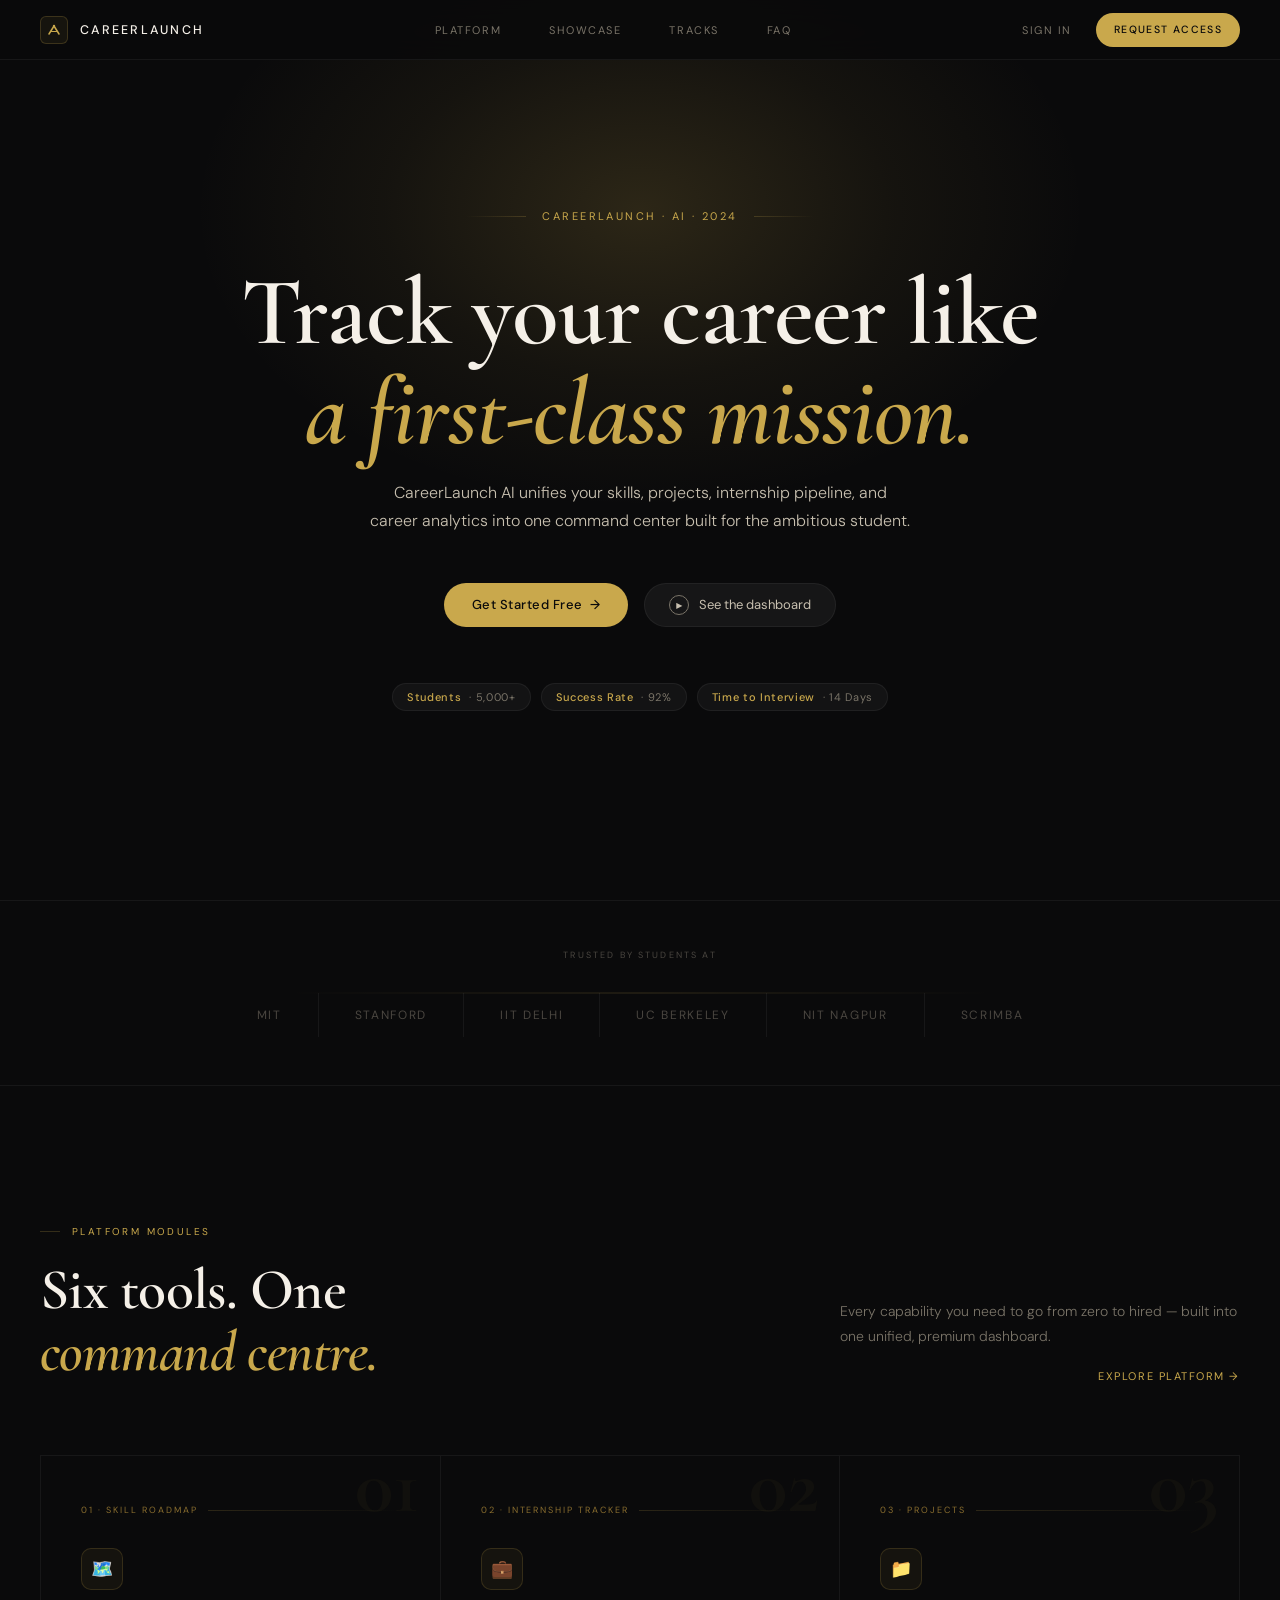
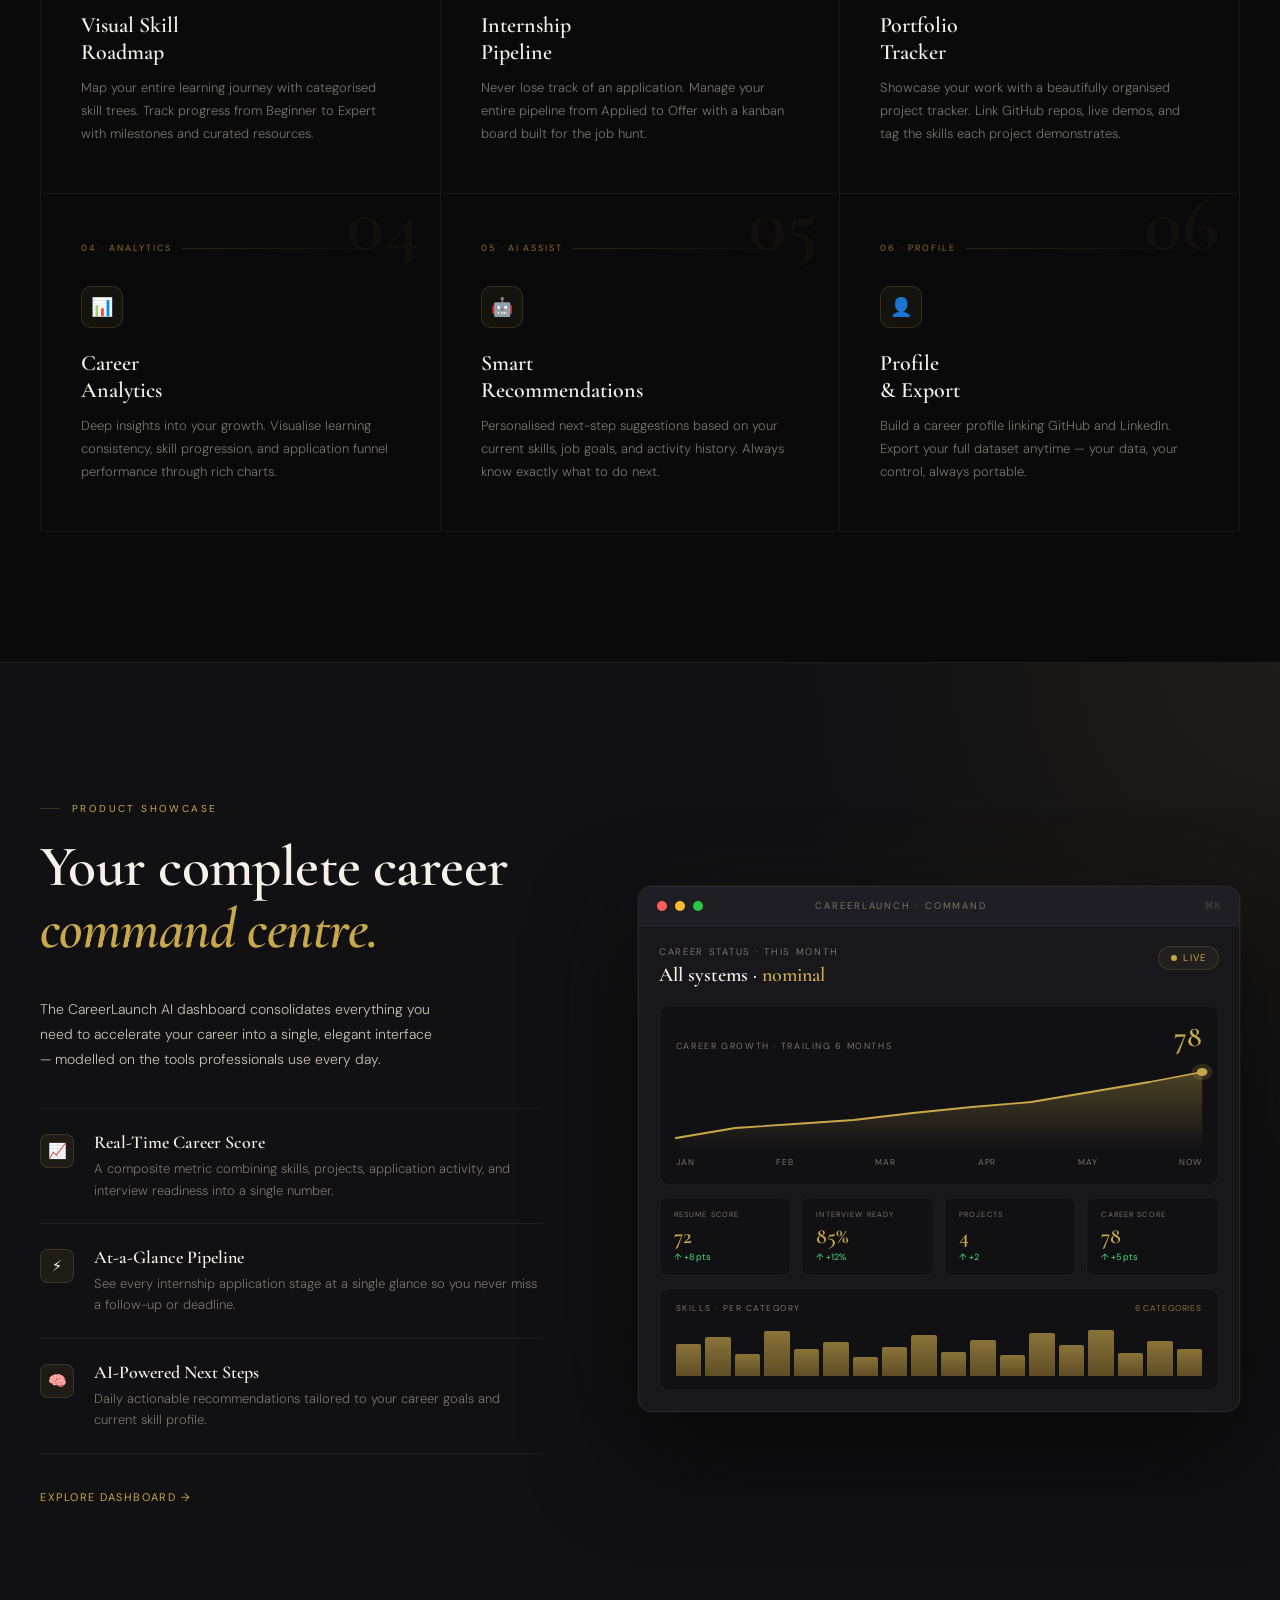
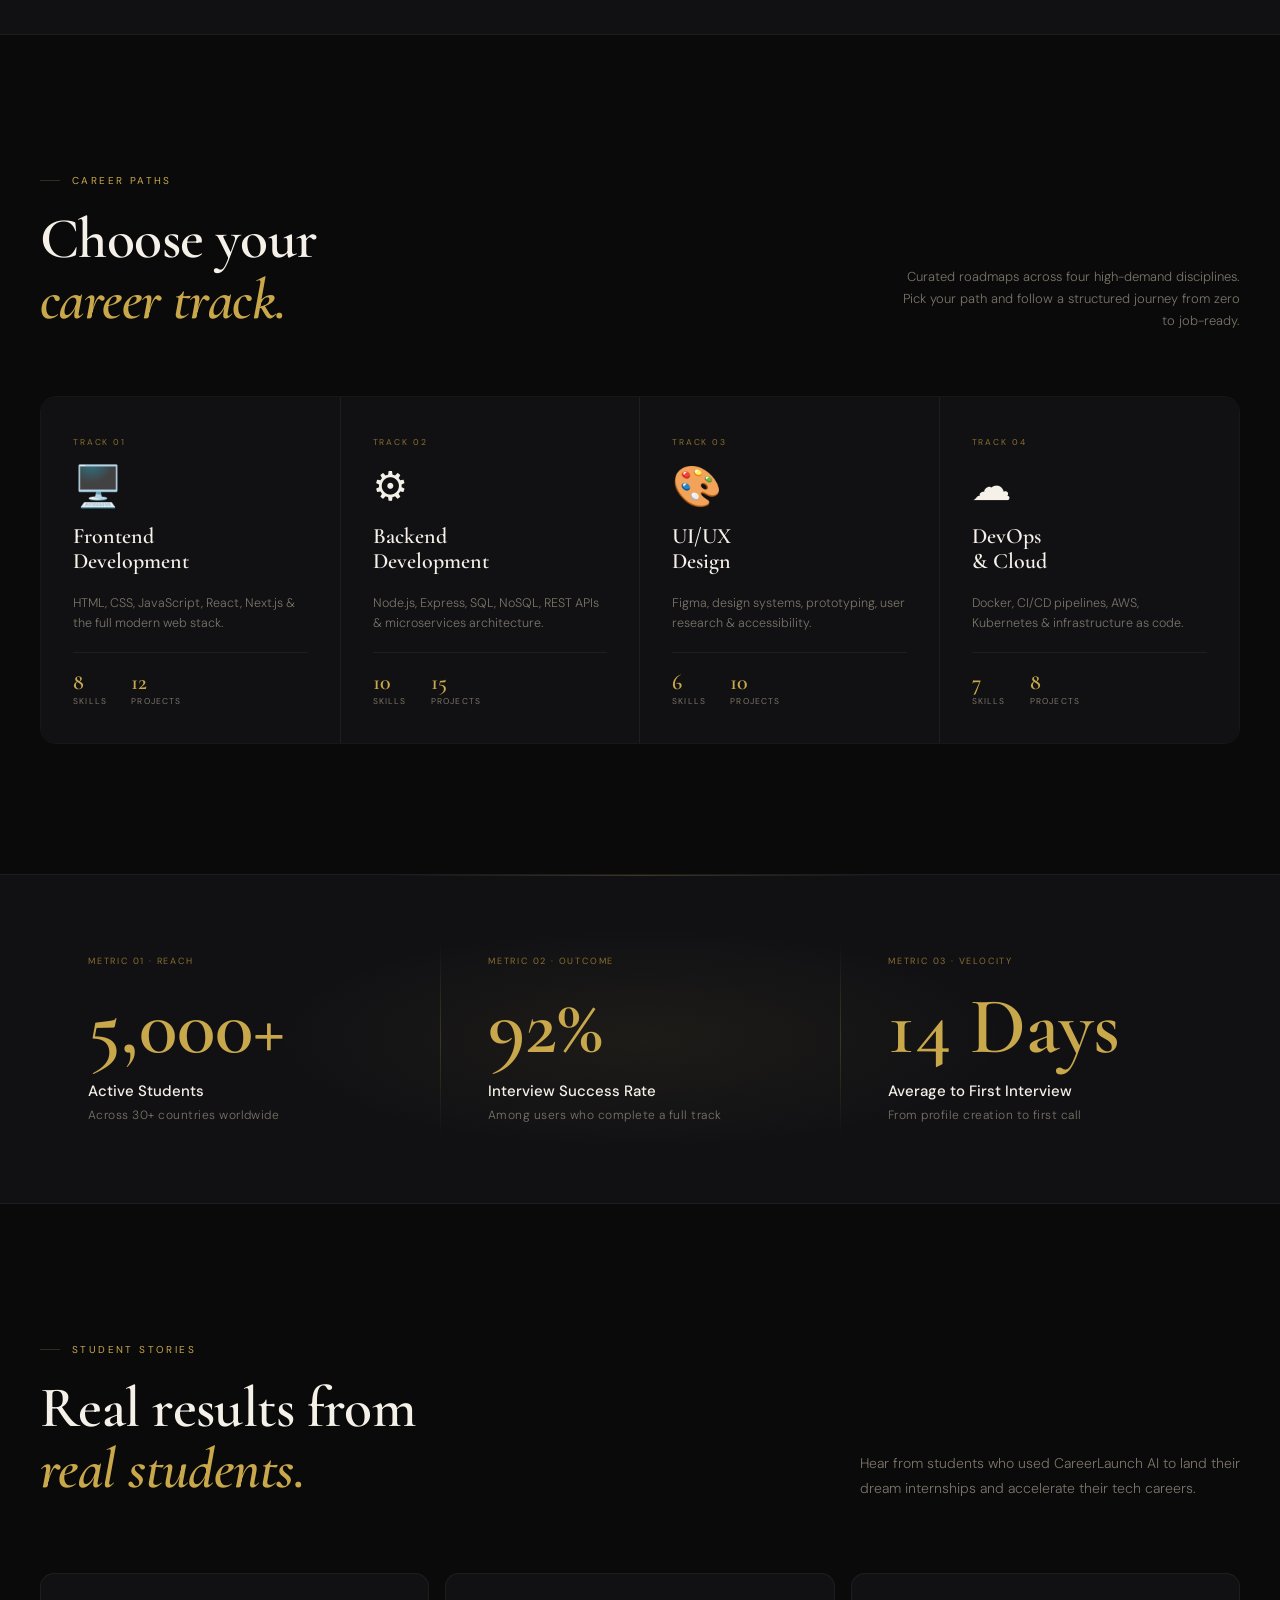
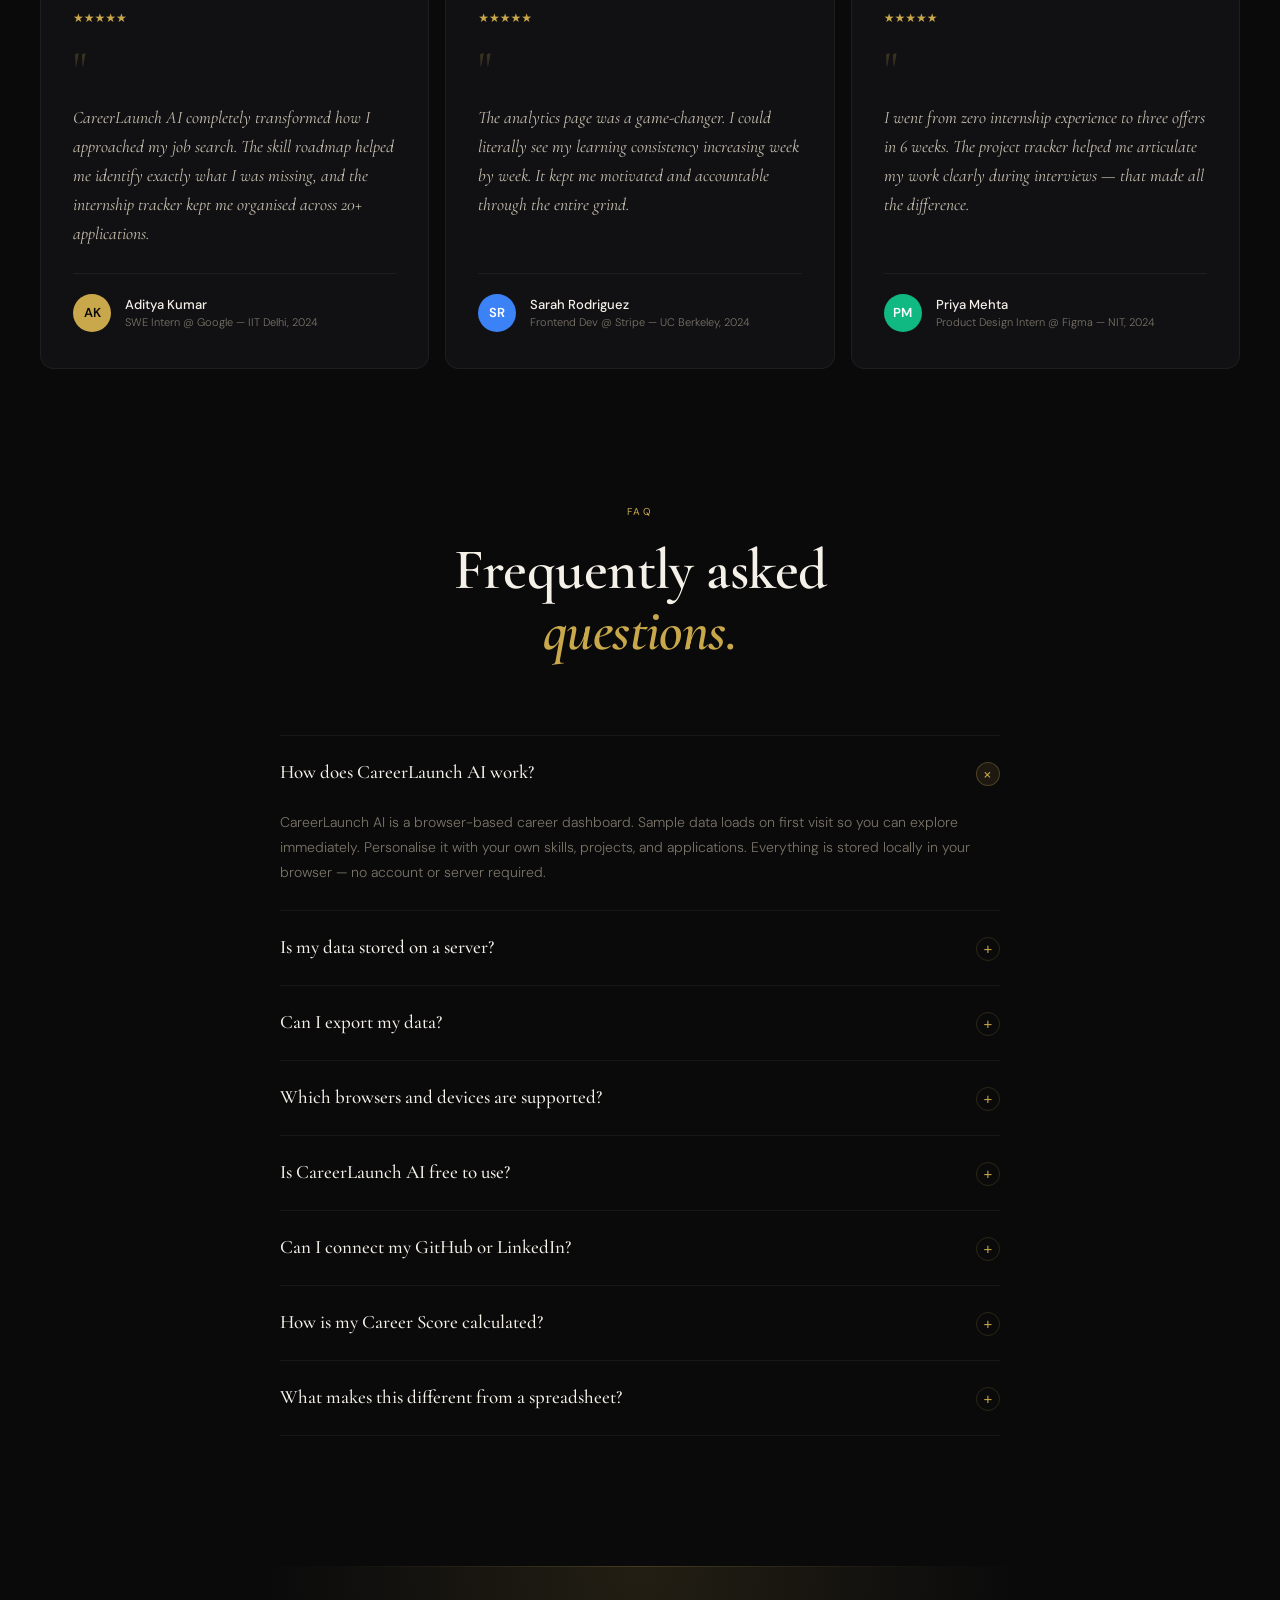
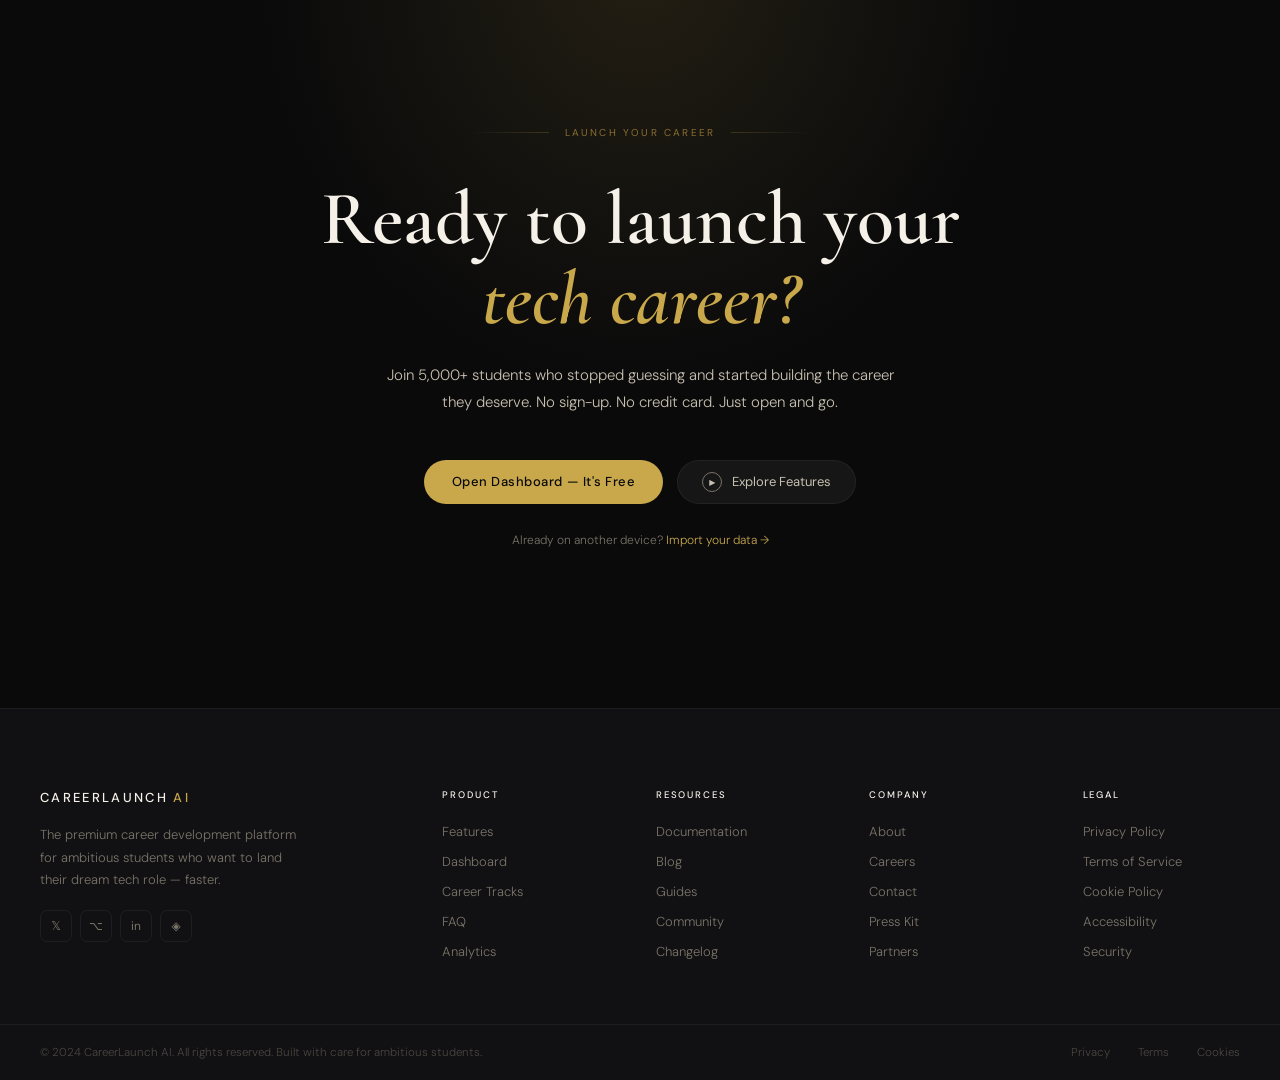
<file: index.html>
<!DOCTYPE html>
<html lang="en">
<head>
  <meta charset="UTF-8" />
  <meta name="viewport" content="width=device-width, initial-scale=1.0" />
  <meta name="description" content="CareerLaunch AI – Learn. Build. Track. Get Hired. The complete platform for student career development." />
  <meta name="theme-color" content="#0A0A0B" />
  <title>CareerLaunch AI – Learn. Build. Track. Get Hired.</title>

  <link rel="preconnect" href="https://fonts.googleapis.com" />
  <link rel="preconnect" href="https://fonts.gstatic.com" crossorigin />
  <link href="https://fonts.googleapis.com/css2?family=Cormorant+Garamond:ital,wght@0,400;0,500;0,600;0,700;1,400;1,500;1,600;1,700&family=DM+Sans:opsz,wght@9..40,300;9..40,400;9..40,500&display=swap" rel="stylesheet" />

  <style>
    /* ══════════════════════════════════════════════
       RESET & FOUNDATIONS
    ══════════════════════════════════════════════ */
    *, *::before, *::after { box-sizing: border-box; margin: 0; padding: 0; }

    :root {
      --black:        #0A0A0B;
      --black-2:      #111114;
      --black-3:      #18181C;
      --black-4:      #1E1E24;
      --black-5:      #242430;
      --gold:         #C9A84C;
      --gold-light:   #E2C97E;
      --gold-dim:     #8A6E2F;
      --gold-pale:    #F0E4C0;
      --gold-glow:    rgba(201,168,76,.10);
      --gold-glow-2:  rgba(201,168,76,.06);
      --gold-line:    rgba(201,168,76,.22);
      --gold-line-2:  rgba(201,168,76,.12);
      --white:        #F5F0E8;
      --white-2:      #C8C0B0;
      --white-3:      #7A7468;
      --white-4:      #4A4640;
      --border:       rgba(255,255,255,.055);
      --border-2:     rgba(255,255,255,.08);
      --border-gold:  rgba(201,168,76,.18);
      --border-gold-2:rgba(201,168,76,.28);
      --serif:        'Cormorant Garamond', Georgia, serif;
      --sans:         'DM Sans', system-ui, sans-serif;
    }

    html {
      background: var(--black);
      color: var(--white);
      font-family: var(--sans);
      font-size: 16px;
      scroll-behavior: smooth;
      -webkit-font-smoothing: antialiased;
      -moz-osx-font-smoothing: grayscale;
    }

    body { overflow-x: hidden; }
    a { color: inherit; text-decoration: none; }
    ul { list-style: none; }
    img { display: block; max-width: 100%; }

    ::-webkit-scrollbar { width: 5px; }
    ::-webkit-scrollbar-track { background: var(--black); }
    ::-webkit-scrollbar-thumb { background: var(--gold-dim); border-radius: 3px; }

    /* ══════════════════════════════════════════════
       SCROLL REVEAL
    ══════════════════════════════════════════════ */
    .reveal {
      opacity: 0;
      transform: translateY(28px);
      transition: opacity .75s cubic-bezier(.16,1,.3,1),
                  transform .75s cubic-bezier(.16,1,.3,1);
    }
    .reveal.in { opacity: 1; transform: translateY(0); }
    .reveal-d1 { transition-delay: .07s; }
    .reveal-d2 { transition-delay: .14s; }
    .reveal-d3 { transition-delay: .21s; }
    .reveal-d4 { transition-delay: .28s; }
    .reveal-d5 { transition-delay: .35s; }
    .reveal-d6 { transition-delay: .42s; }

    /* ══════════════════════════════════════════════
       HEADER  (Arclight: ultra-thin, spaced caps)
    ══════════════════════════════════════════════ */
    .site-header {
      position: fixed;
      top: 0; left: 0; right: 0;
      height: 60px;
      z-index: 900;
      display: flex;
      align-items: center;
      padding: 0 40px;
      border-bottom: 1px solid var(--border);
      background: rgba(10,10,11,.88);
      backdrop-filter: blur(24px);
      -webkit-backdrop-filter: blur(24px);
    }

    .hdr-left {
      display: flex; align-items: center; gap: 12px; flex: 0 0 auto;
    }

    .hdr-logo-mark {
      width: 28px; height: 28px;
      border: 1px solid var(--gold-line);
      border-radius: 6px;
      display: flex; align-items: center; justify-content: center;
      background: rgba(201,168,76,.07);
    }
    .hdr-logo-mark svg { width: 16px; height: 16px; }

    .hdr-brand {
      font-family: var(--sans);
      font-size: 12.5px;
      font-weight: 500;
      letter-spacing: .18em;
      text-transform: uppercase;
      color: var(--white);
    }

    .hdr-nav {
      flex: 1;
      display: flex; align-items: center;
      justify-content: center; gap: 48px;
    }
    .hdr-nav a {
      font-size: 11px; font-weight: 400;
      letter-spacing: .14em; text-transform: uppercase;
      color: var(--white-3);
      transition: color .2s;
    }
    .hdr-nav a:hover { color: var(--white); }

    .hdr-right {
      display: flex; align-items: center; gap: 24px; flex: 0 0 auto;
    }

    .hdr-signin {
      font-size: 11px; font-weight: 400;
      letter-spacing: .14em; text-transform: uppercase;
      color: var(--white-3); transition: color .2s;
    }
    .hdr-signin:hover { color: var(--white); }

    .btn-access {
      display: inline-flex; align-items: center; gap: 8px;
      height: 34px; padding: 0 18px;
      background: var(--gold); color: var(--black);
      border-radius: 999px;
      font-size: 10.5px; font-weight: 500;
      letter-spacing: .13em; text-transform: uppercase;
      transition: background .2s, transform .15s;
      white-space: nowrap;
    }
    .btn-access:hover { background: var(--gold-light); transform: translateY(-1px); }

    .hdr-menu-btn {
      display: none; background: none; border: none;
      cursor: pointer; color: var(--white-2); padding: 4px;
    }

    /* ══════════════════════════════════════════════
       MOBILE DRAWER
    ══════════════════════════════════════════════ */
    .drawer-bg {
      display: none; position: fixed; inset: 0;
      background: rgba(0,0,0,.75); z-index: 950;
    }
    .drawer-bg.open { display: block; }

    .drawer {
      position: fixed; top: 0; left: 0;
      width: 280px; height: 100vh;
      background: var(--black-2);
      border-right: 1px solid var(--border);
      z-index: 960;
      transform: translateX(-100%);
      transition: transform .32s cubic-bezier(.16,1,.3,1);
      display: flex; flex-direction: column; padding: 20px;
    }
    .drawer.open { transform: translateX(0); }

    .drawer-header {
      display: flex; align-items: center; justify-content: space-between;
      padding-bottom: 20px; border-bottom: 1px solid var(--border); margin-bottom: 24px;
    }
    .drawer-close {
      background: none; border: none; cursor: pointer;
      color: var(--white-3); font-size: 22px; line-height: 1;
    }
    .drawer-nav { display: flex; flex-direction: column; gap: 4px; }
    .drawer-nav a {
      display: block; padding: 12px 16px;
      font-size: 11px; letter-spacing: .13em; text-transform: uppercase;
      color: var(--white-2); border-radius: 6px;
      transition: background .15s, color .15s;
    }
    .drawer-nav a:hover { background: var(--gold-glow); color: var(--gold-light); }
    .drawer-cta {
      margin-top: auto; padding-top: 24px; border-top: 1px solid var(--border);
    }
    .drawer-cta .btn-access { width: 100%; justify-content: center; height: 44px; font-size: 12px; }

    /* ══════════════════════════════════════════════
       HERO  (unchanged — already approved)
    ══════════════════════════════════════════════ */
    .hero {
      position: relative;
      min-height: 100vh;
      display: flex; flex-direction: column;
      align-items: center; justify-content: center;
      text-align: center;
      padding: 140px 40px 120px;
      overflow: hidden;
    }
    .hero::before {
      content: '';
      position: absolute; top: -10%; left: 50%;
      transform: translateX(-50%);
      width: 900px; height: 600px;
      background: radial-gradient(ellipse at center,
        rgba(201,168,76,.18) 0%,
        rgba(201,168,76,.06) 40%,
        transparent 70%);
      pointer-events: none; z-index: 0;
    }
    .hero > * { position: relative; z-index: 1; }

    .hero-file-tag {
      display: flex; align-items: center; gap: 16px;
      justify-content: center; margin-bottom: 40px;
      color: var(--gold);
      font-size: 11px; font-weight: 400;
      letter-spacing: .22em; text-transform: uppercase;
    }
    .hero-file-tag::before, .hero-file-tag::after {
      content: ''; display: block; width: 60px; height: 1px;
      background: linear-gradient(90deg, transparent, var(--gold-line));
    }
    .hero-file-tag::after { background: linear-gradient(90deg, var(--gold-line), transparent); }

    .hero-h1 {
      font-family: var(--serif);
      font-size: clamp(52px, 8vw, 96px);
      font-weight: 600;
      line-height: 1.04;
      letter-spacing: -.01em;
      color: var(--white);
      max-width: 900px; margin: 0 auto 16px;
    }
    .hero-h1 em { font-style: italic; color: var(--gold); }

    .hero-sub {
      font-size: 16px; font-weight: 300; line-height: 1.75;
      color: var(--white-2); max-width: 540px; margin: 0 auto 48px;
    }

    .hero-cta {
      display: flex; gap: 16px; align-items: center;
      justify-content: center; flex-wrap: wrap; margin-bottom: 56px;
    }

    .btn-watch {
      display: inline-flex; align-items: center; gap: 10px;
      height: 44px; padding: 0 24px;
      background: rgba(255,255,255,.05);
      border: 1px solid var(--border);
      border-radius: 999px;
      font-size: 13px; font-weight: 400; color: var(--white-2);
      transition: background .2s, border-color .2s, color .2s;
    }
    .btn-watch:hover {
      background: rgba(255,255,255,.09);
      border-color: rgba(255,255,255,.12); color: var(--white);
    }
    .btn-watch-icon {
      width: 20px; height: 20px; border-radius: 50%;
      border: 1px solid var(--white-3);
      display: flex; align-items: center; justify-content: center;
      font-size: 8px;
    }

    .btn-hero-main {
      display: inline-flex; align-items: center; gap: 10px;
      height: 44px; padding: 0 28px;
      background: var(--gold); color: var(--black);
      border-radius: 999px;
      font-size: 13px; font-weight: 500; letter-spacing: .04em;
      transition: background .2s, transform .15s;
    }
    .btn-hero-main:hover { background: var(--gold-light); transform: translateY(-1px); }

    .hero-trust {
      display: flex; align-items: center; gap: 10px;
      justify-content: center; flex-wrap: wrap;
    }
    .trust-pill {
      display: inline-flex; align-items: center; gap: 8px;
      padding: 6px 14px;
      background: rgba(255,255,255,.04);
      border: 1px solid var(--border); border-radius: 999px;
      font-size: 11px; font-weight: 400; letter-spacing: .06em; color: var(--white-3);
    }
    .trust-pill strong { font-weight: 500; color: var(--gold); }

    /* ══════════════════════════════════════════════
       SHARED LAYOUT HELPERS
    ══════════════════════════════════════════════ */
    .wrap {
      max-width: 1280px;
      margin: 0 auto;
      padding-left: 40px;
      padding-right: 40px;
    }

    .sec-tag {
      display: inline-flex;
      align-items: center;
      gap: 12px;
      font-size: 10px;
      font-weight: 400;
      letter-spacing: .24em;
      text-transform: uppercase;
      color: var(--gold);
      margin-bottom: 22px;
    }
    .sec-tag::before {
      content: '';
      display: block;
      width: 20px; height: 1px;
      background: var(--gold-line);
    }

    .sec-title {
      font-family: var(--serif);
      font-size: clamp(34px, 4.5vw, 58px);
      font-weight: 600;
      line-height: 1.07;
      letter-spacing: -.01em;
      color: var(--white);
    }
    .sec-title em { font-style: italic; color: var(--gold); }

    .sec-sub {
      font-size: 14.5px;
      font-weight: 300;
      line-height: 1.8;
      color: var(--white-2);
    }

    /* ══════════════════════════════════════════════
       SECTION — TRUSTED BY
       Elevated: horizontal rule, shimmer logos, ref number
    ══════════════════════════════════════════════ */
    .trusted-band {
      position: relative;
      border-top: 1px solid var(--border);
      border-bottom: 1px solid var(--border);
      overflow: hidden;
    }

    /* faint center horizontal glow strip */
    .trusted-band::before {
      content: '';
      position: absolute;
      left: 50%; top: 50%;
      transform: translate(-50%,-50%);
      width: 700px; height: 1px;
      background: linear-gradient(90deg, transparent, var(--gold-line), transparent);
      pointer-events: none;
    }

    .trusted-inner {
      max-width: 1280px;
      margin: 0 auto;
      padding: 48px 40px;
      display: flex;
      flex-direction: column;
      align-items: center;
      gap: 32px;
    }

    .trusted-row {
      display: flex;
      align-items: center;
      gap: 10px;
    }

    .trusted-label {
      font-size: 9px;
      font-weight: 400;
      letter-spacing: .24em;
      text-transform: uppercase;
      color: var(--white-4);
    }

    .trusted-logos {
      display: flex;
      align-items: center;
      justify-content: center;
      gap: 0;
      flex-wrap: wrap;
      width: 100%;
    }

    .trusted-logo-item {
      display: flex;
      align-items: center;
      justify-content: center;
      padding: 14px 36px;
      border-right: 1px solid var(--border);
      transition: color .25s;
      cursor: default;
      position: relative;
    }
    .trusted-logo-item:last-child { border-right: none; }

    .trusted-logo-item::after {
      content: '';
      position: absolute;
      bottom: 0; left: 50%;
      transform: translateX(-50%);
      width: 0; height: 1px;
      background: var(--gold);
      transition: width .3s;
    }
    .trusted-logo-item:hover::after { width: 60%; }

    .trusted-logo-name {
      font-size: 12px;
      font-weight: 400;
      letter-spacing: .14em;
      text-transform: uppercase;
      color: var(--white-4);
      transition: color .25s;
    }
    .trusted-logo-item:hover .trusted-logo-name { color: var(--white-2); }

    /* ══════════════════════════════════════════════
       SECTION — FEATURES
       Elevated: editorial grid w/ numbered cells,
       border-separated, side accent on hover
    ══════════════════════════════════════════════ */
    .feat-section {
      padding: 130px 0;
    }

    .feat-head {
      display: grid;
      grid-template-columns: 1fr 1fr;
      gap: 40px;
      align-items: end;
      margin-bottom: 72px;
    }

    .feat-head-left {}
    .feat-head-right {
      display: flex;
      flex-direction: column;
      justify-content: flex-end;
      gap: 20px;
    }
    .feat-head-right p {
      font-size: 14px;
      font-weight: 300;
      line-height: 1.8;
      color: var(--white-3);
      max-width: 400px;
      margin-left: auto;
    }

    .feat-head-link {
      display: inline-flex; align-items: center; gap: 10px;
      margin-left: auto;
      font-size: 11px; font-weight: 400;
      letter-spacing: .14em; text-transform: uppercase;
      color: var(--gold);
      transition: gap .2s;
    }
    .feat-head-link:hover { gap: 16px; }

    /* 3×2 grid with border separators — Arclight cell style */
    .feat-grid {
      display: grid;
      grid-template-columns: repeat(3, 1fr);
      border-top: 1px solid var(--border);
      border-left: 1px solid var(--border);
    }

    .feat-cell {
      border-right: 1px solid var(--border);
      border-bottom: 1px solid var(--border);
      padding: 48px 40px;
      position: relative;
      overflow: hidden;
      transition: background .3s;
      background: transparent;
    }
    .feat-cell:hover { background: rgba(201,168,76,.03); }

    /* Gold vertical accent on hover — Arclight signature */
    .feat-cell::before {
      content: '';
      position: absolute;
      top: 0; left: 0;
      width: 1px; height: 0;
      background: linear-gradient(180deg, var(--gold), transparent);
      transition: height .4s cubic-bezier(.16,1,.3,1);
      z-index: 1;
    }
    .feat-cell:hover::before { height: 100%; }

    /* large background index number */
    .feat-cell::after {
      content: attr(data-num);
      position: absolute;
      top: -10px; right: 20px;
      font-family: var(--serif);
      font-size: 80px;
      font-weight: 700;
      color: rgba(201,168,76,.04);
      line-height: 1;
      pointer-events: none;
      user-select: none;
      transition: color .3s;
    }
    .feat-cell:hover::after { color: rgba(201,168,76,.07); }

    .feat-num-label {
      font-size: 9px;
      font-weight: 400;
      letter-spacing: .22em;
      text-transform: uppercase;
      color: var(--gold-dim);
      margin-bottom: 32px;
      display: flex; align-items: center; gap: 10px;
    }
    .feat-num-label::after {
      content: '';
      display: block; flex: 1; height: 1px;
      background: linear-gradient(90deg, var(--border-gold), transparent);
    }

    .feat-icon-box {
      width: 42px; height: 42px;
      border: 1px solid var(--border-gold);
      border-radius: 10px;
      background: rgba(201,168,76,.06);
      display: flex; align-items: center; justify-content: center;
      font-size: 18px;
      margin-bottom: 22px;
      transition: border-color .25s, background .25s;
    }
    .feat-cell:hover .feat-icon-box {
      border-color: var(--border-gold-2);
      background: rgba(201,168,76,.1);
    }

    .feat-cell-title {
      font-family: var(--serif);
      font-size: 22px; font-weight: 600;
      color: var(--white); line-height: 1.2;
      margin-bottom: 12px;
    }

    .feat-cell-desc {
      font-size: 13px; font-weight: 300;
      line-height: 1.75; color: var(--white-3);
    }

    /* ══════════════════════════════════════════════
       SECTION — DASHBOARD SHOWCASE
       Elevated: dark bg band, command window w/ depth
    ══════════════════════════════════════════════ */
    .showcase-band {
      background: var(--black-2);
      border-top: 1px solid var(--border);
      border-bottom: 1px solid var(--border);
      position: relative;
      overflow: hidden;
    }

    /* Ambient corner glow */
    .showcase-band::before {
      content: '';
      position: absolute; top: 0; right: 0;
      width: 600px; height: 600px;
      background: radial-gradient(ellipse at top right, rgba(201,168,76,.07) 0%, transparent 60%);
      pointer-events: none;
    }

    .showcase-inner {
      position: relative;
      max-width: 1280px;
      margin: 0 auto;
      padding: 130px 40px;
      display: grid;
      grid-template-columns: 1fr 1.2fr;
      gap: 96px;
      align-items: center;
    }

    .showcase-left {
      display: flex; flex-direction: column; gap: 36px;
    }

    .sc-points { display: flex; flex-direction: column; gap: 0; }

    .sc-point {
      display: flex; gap: 20px;
      padding: 22px 0;
      border-bottom: 1px solid var(--border);
      transition: padding .25s;
    }
    .sc-point:first-child { border-top: 1px solid var(--border); }
    .sc-point:hover { padding-left: 8px; }

    .sc-point-icon {
      width: 34px; height: 34px;
      border-radius: 8px;
      background: rgba(201,168,76,.08);
      border: 1px solid var(--border-gold);
      display: flex; align-items: center; justify-content: center;
      font-size: 15px; flex-shrink: 0;
      margin-top: 3px;
      transition: background .25s;
    }
    .sc-point:hover .sc-point-icon { background: rgba(201,168,76,.14); }

    .sc-point-h {
      font-family: var(--serif);
      font-size: 18px; font-weight: 600;
      color: var(--white); margin-bottom: 5px;
    }
    .sc-point-p {
      font-size: 13px; font-weight: 300;
      color: var(--white-3); line-height: 1.65;
    }

    .sc-explore-link {
      display: inline-flex; align-items: center; gap: 10px;
      font-size: 11px; font-weight: 400;
      letter-spacing: .14em; text-transform: uppercase;
      color: var(--gold);
      transition: gap .2s;
    }
    .sc-explore-link:hover { gap: 16px; }

    /* Arclight command window — enhanced */
    .cmd-window {
      background: var(--black-3);
      border: 1px solid rgba(255,255,255,.07);
      border-radius: 14px;
      overflow: hidden;
      box-shadow:
        0 0 0 1px rgba(201,168,76,.05),
        0 40px 100px rgba(0,0,0,.7),
        0 0 120px rgba(201,168,76,.04),
        inset 0 1px 0 rgba(255,255,255,.04);
    }

    .cmd-topbar {
      background: var(--black-4);
      border-bottom: 1px solid rgba(255,255,255,.055);
      padding: 13px 18px;
      display: flex; align-items: center; gap: 8px;
    }
    .cmd-dot { width: 10px; height: 10px; border-radius: 50%; flex-shrink: 0; }
    .cmd-dot.r { background: #FF5F57; }
    .cmd-dot.a { background: #FEBC2E; }
    .cmd-dot.g { background: #28C840; }
    .cmd-title-bar {
      margin: 0 auto;
      font-size: 9.5px; letter-spacing: .2em;
      text-transform: uppercase; color: var(--white-3);
    }
    .cmd-shortcut {
      margin-left: auto; font-size: 10px;
      color: var(--white-4); letter-spacing: .06em;
      font-family: monospace;
    }

    .cmd-body { padding: 20px; }

    .cmd-status-row {
      display: flex; align-items: flex-start; justify-content: space-between;
      margin-bottom: 18px;
    }
    .cmd-status-label {
      font-size: 9.5px; letter-spacing: .18em;
      text-transform: uppercase; color: var(--white-3);
      margin-bottom: 5px;
    }
    .cmd-status-h {
      font-family: var(--serif);
      font-size: 20px; font-weight: 600; color: var(--white);
    }
    .cmd-live-badge {
      display: inline-flex; align-items: center; gap: 6px;
      padding: 5px 12px;
      border: 1px solid var(--border-gold);
      border-radius: 999px;
      font-size: 9.5px; letter-spacing: .12em;
      text-transform: uppercase; color: var(--gold);
      background: rgba(201,168,76,.06);
    }
    .live-dot {
      width: 6px; height: 6px; border-radius: 50%;
      background: var(--gold);
      animation: livePulse 2s ease-in-out infinite;
    }
    @keyframes livePulse { 0%,100%{opacity:1} 50%{opacity:.25} }

    .cmd-chart-zone {
      background: var(--black-2);
      border: 1px solid rgba(255,255,255,.05);
      border-radius: 10px; padding: 16px; margin-bottom: 12px;
    }
    .cmd-chart-meta {
      display: flex; justify-content: space-between;
      align-items: flex-end; margin-bottom: 14px;
    }
    .cmd-chart-lbl {
      font-size: 9px; letter-spacing: .18em;
      text-transform: uppercase; color: var(--white-3);
    }
    .cmd-chart-val {
      font-family: var(--serif);
      font-size: 30px; font-weight: 600; color: var(--gold); line-height: 1;
    }
    .cmd-svg-chart { width: 100%; height: 84px; display: block; overflow: visible; }
    .cmd-x-axis {
      display: flex; justify-content: space-between;
      margin-top: 7px;
      font-size: 8.5px; letter-spacing: .1em; color: var(--white-3);
    }

    .cmd-stats-row {
      display: grid; grid-template-columns: repeat(4, 1fr);
      gap: 10px; margin-bottom: 12px;
    }
    .cmd-stat {
      background: var(--black-2);
      border: 1px solid rgba(255,255,255,.05);
      border-radius: 8px; padding: 12px 14px;
    }
    .cmd-stat-lbl {
      font-size: 7.5px; letter-spacing: .15em;
      text-transform: uppercase; color: var(--white-3); margin-bottom: 6px;
    }
    .cmd-stat-val {
      font-family: var(--serif);
      font-size: 22px; font-weight: 600; color: var(--gold); line-height: 1;
    }
    .cmd-stat-trend { font-size: 9px; color: #4ade80; margin-top: 4px; }

    .cmd-bar-zone {
      background: var(--black-2);
      border: 1px solid rgba(255,255,255,.05);
      border-radius: 10px; padding: 14px 16px;
    }
    .cmd-bar-top {
      display: flex; justify-content: space-between;
      align-items: center; margin-bottom: 14px;
    }
    .cmd-bar-lbl {
      font-size: 8.5px; letter-spacing: .18em;
      text-transform: uppercase; color: var(--white-3);
    }
    .cmd-bar-count { font-size: 8.5px; letter-spacing: .1em; color: var(--gold-dim); }
    .cmd-bars {
      display: flex; align-items: flex-end;
      gap: 4px; height: 48px;
    }
    .cmd-bar {
      flex: 1; border-radius: 2px 2px 0 0;
      background: linear-gradient(180deg, var(--gold) 0%, var(--gold-dim) 100%);
      opacity: .65; transition: opacity .2s;
    }
    .cmd-bar:hover { opacity: 1; }

    /* ══════════════════════════════════════════════
       SECTION — CAREER TRACKS
       Elevated: large cards, bottom gold bar animation,
       data columns, category labels
    ══════════════════════════════════════════════ */
    .tracks-section {
      padding: 130px 0;
    }

    .tracks-head {
      display: grid;
      grid-template-columns: 1fr auto;
      align-items: end;
      gap: 40px;
      margin-bottom: 64px;
    }
    .tracks-head-right {
      font-size: 13px; font-weight: 300;
      color: var(--white-3);
      max-width: 340px;
      line-height: 1.7;
      text-align: right;
    }

    .tracks-grid {
      display: grid;
      grid-template-columns: repeat(4, 1fr);
      gap: 0;
      border: 1px solid var(--border);
      border-radius: 16px;
      overflow: hidden;
    }

    .track-card {
      background: var(--black-2);
      border-right: 1px solid var(--border);
      padding: 40px 32px 36px;
      display: flex; flex-direction: column;
      gap: 18px;
      position: relative;
      overflow: hidden;
      transition: background .3s;
    }
    .track-card:last-child { border-right: none; }
    .track-card:hover { background: var(--black-3); }

    /* Bottom gold bar reveal */
    .track-card::after {
      content: '';
      position: absolute;
      bottom: 0; left: 0;
      height: 2px; width: 0;
      background: linear-gradient(90deg, var(--gold), var(--gold-dim));
      transition: width .4s cubic-bezier(.16,1,.3,1);
    }
    .track-card:hover::after { width: 100%; }

    /* Subtle top corner glyph glow */
    .track-card::before {
      content: '';
      position: absolute;
      top: -30px; right: -30px;
      width: 100px; height: 100px;
      background: radial-gradient(circle, rgba(201,168,76,.06) 0%, transparent 70%);
      pointer-events: none;
      transition: opacity .3s;
      opacity: 0;
    }
    .track-card:hover::before { opacity: 1; }

    .track-category {
      font-size: 8.5px; font-weight: 400;
      letter-spacing: .22em; text-transform: uppercase;
      color: var(--gold-dim);
    }

    .track-glyph { font-size: 40px; line-height: 1; }

    .track-name {
      font-family: var(--serif);
      font-size: 22px; font-weight: 600;
      color: var(--white); line-height: 1.15;
    }

    .track-desc {
      font-size: 12.5px; font-weight: 300;
      line-height: 1.65; color: var(--white-3);
      flex: 1;
    }

    .track-stats {
      display: flex; gap: 24px;
      padding-top: 18px;
      border-top: 1px solid var(--border);
      margin-top: auto;
    }
    .t-stat { display: flex; flex-direction: column; gap: 3px; }
    .t-stat-val {
      font-family: var(--serif);
      font-size: 22px; font-weight: 600; color: var(--gold); line-height: 1;
    }
    .t-stat-lbl {
      font-size: 8.5px; letter-spacing: .14em;
      text-transform: uppercase; color: var(--white-3);
    }

    /* ══════════════════════════════════════════════
       SECTION — STATISTICS
       Elevated: full-width dark band, oversized numbers,
       vertical gold dividers, subtle glow
    ══════════════════════════════════════════════ */
    .stats-band {
      border-top: 1px solid var(--border);
      border-bottom: 1px solid var(--border);
      background: var(--black-2);
      position: relative; overflow: hidden;
    }
    .stats-band::before {
      content: '';
      position: absolute; top: 50%; left: 50%;
      transform: translate(-50%,-50%);
      width: 800px; height: 240px;
      background: radial-gradient(ellipse, rgba(201,168,76,.07) 0%, transparent 65%);
      pointer-events: none;
    }
    /* Decorative thin horizontal gold line */
    .stats-band::after {
      content: '';
      position: absolute; top: 0; left: 50%;
      transform: translateX(-50%);
      width: 500px; height: 1px;
      background: linear-gradient(90deg, transparent, rgba(201,168,76,.25), transparent);
    }

    .stats-inner {
      max-width: 1280px;
      margin: 0 auto; padding: 0 40px;
      display: grid; grid-template-columns: repeat(3, 1fr);
      position: relative; z-index: 1;
    }

    .stat-block {
      padding: 80px 60px 80px 48px;
      position: relative;
    }
    /* Vertical gold divider — Arclight signature */
    .stat-block + .stat-block::before {
      content: '';
      position: absolute;
      top: 20%; left: 0;
      width: 1px; height: 60%;
      background: linear-gradient(180deg, transparent, var(--gold-line), transparent);
    }

    .stat-ref {
      font-size: 9px; font-weight: 400;
      letter-spacing: .2em; text-transform: uppercase;
      color: var(--gold-dim); margin-bottom: 20px;
    }

    .stat-num {
      font-family: var(--serif);
      font-size: clamp(52px, 6.5vw, 80px);
      font-weight: 600;
      color: var(--gold);
      line-height: 1;
      margin-bottom: 14px;
    }

    .stat-label {
      font-size: 15px; font-weight: 500;
      color: var(--white);
      margin-bottom: 6px;
    }

    .stat-note {
      font-size: 12px; font-weight: 300;
      letter-spacing: .04em; color: var(--white-3);
    }

    /* ══════════════════════════════════════════════
       SECTION — TESTIMONIALS
       Elevated: serif quotes, author bar with
       thin divider, hover gold border glow
    ══════════════════════════════════════════════ */
    .testi-section { padding: 130px 0; }

    .testi-head {
      display: grid; grid-template-columns: 1fr 1fr;
      gap: 40px; align-items: end; margin-bottom: 72px;
    }
    .testi-head-right p {
      font-size: 14px; font-weight: 300;
      line-height: 1.8; color: var(--white-3);
      max-width: 380px; margin-left: auto;
    }

    .testi-grid {
      display: grid; grid-template-columns: repeat(3, 1fr); gap: 16px;
    }

    .testi-card {
      background: var(--black-2);
      border: 1px solid var(--border);
      border-radius: 14px; padding: 36px 32px;
      display: flex; flex-direction: column; gap: 24px;
      position: relative; overflow: hidden;
      transition: border-color .3s, background .3s;
    }
    .testi-card:hover {
      border-color: var(--border-gold);
      background: var(--black-3);
    }

    /* Gold top-left corner accent — Arclight style */
    .testi-card::before {
      content: '';
      position: absolute;
      top: 0; left: 0;
      width: 40px; height: 1px;
      background: linear-gradient(90deg, var(--gold), transparent);
      opacity: 0; transition: opacity .3s;
    }
    .testi-card:hover::before { opacity: 1; }

    .testi-stars {
      display: flex; gap: 3px;
      font-size: 12px; color: var(--gold);
    }

    .testi-open-quote {
      font-family: var(--serif);
      font-size: 48px; line-height: .8;
      color: var(--gold-line); margin-bottom: -8px;
    }

    .testi-q {
      font-family: var(--serif);
      font-size: 17.5px; font-weight: 400;
      font-style: italic; line-height: 1.65;
      color: var(--white-2); flex: 1;
    }

    .testi-author {
      display: flex; align-items: center; gap: 14px;
      padding-top: 20px;
      border-top: 1px solid var(--border);
    }
    .testi-av {
      width: 38px; height: 38px; border-radius: 50%;
      display: flex; align-items: center; justify-content: center;
      font-weight: 600; font-size: 13px; flex-shrink: 0;
      color: var(--black);
    }
    .testi-name {
      font-size: 13px; font-weight: 500; color: var(--white);
    }
    .testi-role {
      font-size: 11px; font-weight: 300;
      color: var(--white-3); margin-top: 2px;
    }

    /* ══════════════════════════════════════════════
       SECTION — FAQ
       Elevated: editorial list, open-quote icon,
       serif questions, smooth height reveal
    ══════════════════════════════════════════════ */
    .faq-section { padding: 0 0 130px; }

    .faq-head {
      text-align: center; margin-bottom: 72px;
    }
    .faq-head .sec-tag { justify-content: center; }
    .faq-head .sec-tag::before { display: none; }

    .faq-wrap { max-width: 720px; margin: 0 auto; }

    .faq-item { border-bottom: 1px solid var(--border); }
    .faq-item:first-child { border-top: 1px solid var(--border); }

    .faq-btn {
      width: 100%;
      display: flex; align-items: flex-start;
      justify-content: space-between;
      padding: 24px 0; background: none; border: none;
      cursor: pointer; text-align: left; gap: 28px;
    }

    .faq-q-text {
      font-family: var(--serif);
      font-size: 19px; font-weight: 500;
      color: var(--white); line-height: 1.3;
      transition: color .2s;
    }
    .faq-btn:hover .faq-q-text { color: var(--gold-light); }

    .faq-icon {
      width: 24px; height: 24px;
      border: 1px solid var(--border-gold);
      border-radius: 50%;
      display: flex; align-items: center; justify-content: center;
      color: var(--gold); font-size: 15px; line-height: 1;
      flex-shrink: 0; margin-top: 2px;
      transition: transform .35s cubic-bezier(.16,1,.3,1),
                  background .25s, border-color .25s;
    }
    .faq-item.open .faq-icon {
      transform: rotate(45deg);
      background: rgba(201,168,76,.1);
      border-color: var(--border-gold-2);
    }

    .faq-answer {
      max-height: 0; overflow: hidden;
      transition: max-height .4s cubic-bezier(.16,1,.3,1);
    }
    .faq-item.open .faq-answer { max-height: 400px; }

    .faq-ans-inner {
      font-size: 14px; font-weight: 300;
      line-height: 1.8; color: var(--white-3);
      padding-bottom: 24px;
    }

    /* ══════════════════════════════════════════════
       SECTION — FINAL CTA
       Elevated: oversized serif, radial glow,
       decorative lines, tight premium layout
    ══════════════════════════════════════════════ */
    .cta-section {
      padding: 160px 40px;
      text-align: center;
      position: relative; overflow: hidden;
    }
    .cta-section::before {
      content: '';
      position: absolute; top: 0; left: 50%;
      transform: translateX(-50%);
      width: 900px; height: 500px;
      background: radial-gradient(ellipse at top,
        rgba(201,168,76,.13) 0%,
        transparent 60%);
      pointer-events: none;
    }
    /* decorative horizontal lines */
    .cta-section::after {
      content: '';
      position: absolute; top: 0; left: 50%;
      transform: translateX(-50%);
      width: 600px; height: 1px;
      background: linear-gradient(90deg, transparent, rgba(201,168,76,.2), transparent);
    }

    .cta-inner {
      position: relative; max-width: 680px; margin: 0 auto;
    }

    .cta-file-line {
      display: flex; align-items: center; gap: 16px;
      justify-content: center; margin-bottom: 40px;
      font-size: 10px; font-weight: 400;
      letter-spacing: .22em; text-transform: uppercase;
      color: var(--gold-dim);
    }
    .cta-file-line::before, .cta-file-line::after {
      content: ''; display: block; flex: 1;
      max-width: 80px; height: 1px;
      background: linear-gradient(90deg, transparent, var(--gold-line));
    }
    .cta-file-line::after { background: linear-gradient(90deg, var(--gold-line), transparent); }

    .cta-h {
      font-family: var(--serif);
      font-size: clamp(42px, 6vw, 76px);
      font-weight: 600; line-height: 1.06;
      color: var(--white); margin-bottom: 22px;
    }
    .cta-h em { font-style: italic; color: var(--gold); }

    .cta-sub {
      font-size: 15px; font-weight: 300;
      line-height: 1.8; color: var(--white-2);
      margin-bottom: 44px; max-width: 520px;
      margin-left: auto; margin-right: auto;
    }

    .cta-btns {
      display: flex; gap: 14px;
      justify-content: center; flex-wrap: wrap;
    }

    .cta-fine {
      margin-top: 28px;
      font-size: 12px; font-weight: 300; color: var(--white-3);
    }
    .cta-fine a { color: var(--gold); transition: color .2s; }
    .cta-fine a:hover { color: var(--gold-light); }

    /* ══════════════════════════════════════════════
       FOOTER
       Elevated: editorial grid, brand story,
       thin gold social icons, precise type scale
    ══════════════════════════════════════════════ */
    .site-footer {
      border-top: 1px solid var(--border);
      background: var(--black-2);
    }

    .footer-top {
      max-width: 1280px;
      margin: 0 auto;
      padding: 80px 40px 64px;
      display: grid;
      grid-template-columns: 2.2fr 1fr 1fr 1fr 1fr;
      gap: 56px;
    }

    .footer-brand { display: flex; flex-direction: column; gap: 18px; }

    .footer-brand-wordmark {
      font-family: var(--sans);
      font-size: 13px; font-weight: 500;
      letter-spacing: .18em; text-transform: uppercase;
      color: var(--white);
    }
    .footer-brand-wordmark em { font-style: normal; color: var(--gold); }

    .footer-tagline {
      font-size: 13px; font-weight: 300;
      line-height: 1.75; color: var(--white-3);
      max-width: 260px;
    }

    .footer-socials { display: flex; gap: 8px; }

    .footer-soc {
      width: 32px; height: 32px;
      border: 1px solid var(--border);
      border-radius: 7px;
      display: flex; align-items: center; justify-content: center;
      font-size: 12px; color: var(--white-3);
      transition: border-color .2s, color .2s, background .2s;
    }
    .footer-soc:hover {
      border-color: var(--border-gold);
      color: var(--gold);
      background: var(--gold-glow-2);
    }

    .footer-col h4 {
      font-size: 9.5px; font-weight: 500;
      letter-spacing: .2em; text-transform: uppercase;
      color: var(--white); margin-bottom: 22px;
    }

    .footer-links {
      display: flex; flex-direction: column; gap: 13px;
    }
    .footer-links a {
      font-size: 13px; font-weight: 300; color: var(--white-3);
      transition: color .2s;
    }
    .footer-links a:hover { color: var(--gold); }

    .footer-bottom {
      border-top: 1px solid var(--border);
    }
    .footer-bottom-inner {
      max-width: 1280px;
      margin: 0 auto;
      padding: 20px 40px;
      display: flex; align-items: center;
      justify-content: space-between; flex-wrap: wrap; gap: 12px;
    }

    .footer-copy {
      font-size: 11.5px; font-weight: 300; color: var(--white-4);
    }

    .footer-legal {
      display: flex; gap: 28px;
    }
    .footer-legal a {
      font-size: 11.5px; font-weight: 300;
      color: var(--white-4); transition: color .2s;
    }
    .footer-legal a:hover { color: var(--gold); }

    /* ══════════════════════════════════════════════
       RESPONSIVE
    ══════════════════════════════════════════════ */
    @media (max-width: 1024px) {
      .hdr-nav, .hdr-signin { display: none; }
      .hdr-menu-btn { display: flex; }
      .feat-head { grid-template-columns: 1fr; }
      .feat-head-right p { margin-left: 0; }
      .feat-head-link { margin-left: 0; }
      .feat-grid { grid-template-columns: repeat(2, 1fr); }
      .showcase-inner { grid-template-columns: 1fr; padding: 80px 40px; }
      .cmd-window { display: none; }
      .tracks-head { grid-template-columns: 1fr; }
      .tracks-head-right { text-align: left; max-width: 100%; }
      .tracks-grid { grid-template-columns: repeat(2, 1fr); }
      .track-card { border-right: 1px solid var(--border); border-bottom: 1px solid var(--border); }
      .testi-head { grid-template-columns: 1fr; }
      .testi-head-right p { margin-left: 0; }
      .testi-grid { grid-template-columns: repeat(2, 1fr); }
      .stats-inner { grid-template-columns: 1fr; }
      .stat-block { padding: 60px 40px; }
      .stat-block + .stat-block::before {
        width: 80%; height: 1px;
        top: 0; left: 10%;
        background: linear-gradient(90deg, transparent, var(--gold-line), transparent);
      }
      .footer-top { grid-template-columns: 1fr 1fr; gap: 32px; }
      .cmd-stats-row { grid-template-columns: repeat(2, 1fr); }
    }

    @media (max-width: 640px) {
      .site-header { padding: 0 20px; }
      .hero { padding: 120px 24px 80px; }
      .wrap { padding-left: 24px; padding-right: 24px; }
      .feat-section, .testi-section, .tracks-section { padding: 80px 0; }
      .feat-grid { grid-template-columns: 1fr; }
      .feat-cell { padding: 36px 28px; }
      .showcase-inner { padding: 80px 24px; }
      .tracks-grid { grid-template-columns: 1fr; }
      .track-card { border-right: none; }
      .testi-grid { grid-template-columns: 1fr; }
      .cta-section { padding: 100px 24px; }
      .site-footer { padding: 0; }
      .footer-top { padding: 56px 24px 48px; grid-template-columns: 1fr; gap: 28px; }
      .footer-bottom-inner { padding: 20px 24px; flex-direction: column; text-align: center; }
      .footer-legal { justify-content: center; }
      .trusted-logo-item { padding: 12px 20px; }
      .faq-section { padding: 0 0 80px; }
    }

    .sr-only {
      position: absolute; width: 1px; height: 1px;
      padding: 0; margin: -1px; overflow: hidden;
      clip: rect(0,0,0,0); white-space: nowrap; border: 0;
    }
  </style>
</head>
<body>

<!-- ══════════════════════════════════════════════
     HEADER
══════════════════════════════════════════════════ -->
<header class="site-header" role="banner" aria-label="Main navigation">
  <div class="hdr-left">
    <div class="hdr-logo-mark" aria-hidden="true">
      <svg viewBox="0 0 16 16" fill="none" xmlns="http://www.w3.org/2000/svg">
        <path d="M3 12L8 4L13 12" stroke="#C9A84C" stroke-width="1.5" stroke-linecap="round" stroke-linejoin="round"/>
        <path d="M5.5 9.5L10.5 9.5" stroke="#C9A84C" stroke-width="1.2" stroke-linecap="round"/>
        <circle cx="8" cy="4" r="1.2" fill="#C9A84C"/>
      </svg>
    </div>
    <span class="hdr-brand">CareerLaunch</span>
  </div>

  <nav class="hdr-nav" aria-label="Primary navigation">
    <a href="#features">Platform</a>
    <a href="#showcase">Showcase</a>
    <a href="#tracks">Tracks</a>
    <a href="#faq">FAQ</a>
  </nav>

  <div class="hdr-right">
    <a href="dashboard.html" class="hdr-signin">Sign In</a>
    <a href="dashboard.html" class="btn-access">Request Access</a>
    <button class="hdr-menu-btn" id="menuBtn" aria-label="Open menu" aria-expanded="false" aria-controls="mobileDrawer">
      <svg width="22" height="14" viewBox="0 0 22 14" fill="none" aria-hidden="true">
        <path d="M0 1h22M0 7h22M0 13h22" stroke="currentColor" stroke-width="1.5" stroke-linecap="round"/>
      </svg>
    </button>
  </div>
</header>

<!-- Mobile Drawer -->
<div class="drawer-bg" id="drawerBg" aria-hidden="true"></div>
<nav class="drawer" id="mobileDrawer" role="dialog" aria-modal="true" aria-hidden="true" aria-label="Mobile navigation">
  <div class="drawer-header">
    <span class="hdr-brand">CareerLaunch <span style="color:var(--gold)">AI</span></span>
    <button class="drawer-close" id="drawerClose" aria-label="Close menu">&#10005;</button>
  </div>
  <div class="drawer-nav">
    <a href="#features"  onclick="closeNav()">Platform</a>
    <a href="#showcase"  onclick="closeNav()">Showcase</a>
    <a href="#tracks"    onclick="closeNav()">Tracks</a>
    <a href="#testimonials" onclick="closeNav()">Stories</a>
    <a href="#faq"       onclick="closeNav()">FAQ</a>
  </div>
  <div class="drawer-cta">
    <a href="dashboard.html" class="btn-access">Request Access</a>
  </div>
</nav>


<!-- ══════════════════════════════════════════════
     1. HERO  (approved — preserved as-is)
══════════════════════════════════════════════════ -->
<main id="main">
<section class="hero" aria-label="Hero — Product introduction">

  <div class="hero-file-tag" aria-hidden="true">
    CAREERLAUNCH &middot; AI &middot; 2024
  </div>

  <h1 class="hero-h1 reveal">
    Track your career like<br/>
    <em>a first-class mission.</em>
  </h1>

  <p class="hero-sub reveal reveal-d1">
    CareerLaunch AI unifies your skills, projects, internship pipeline,
    and career analytics into one command&nbsp;center built for the ambitious student.
  </p>

  <div class="hero-cta reveal reveal-d2">
    <a href="dashboard.html" class="btn-hero-main" aria-label="Open dashboard — free">
      Get Started Free &nbsp;→
    </a>
    <a href="#showcase" class="btn-watch">
      <span class="btn-watch-icon" aria-hidden="true">▶</span>
      See the dashboard
    </a>
  </div>

  <div class="hero-trust reveal reveal-d3" role="group" aria-label="Platform trust signals">
    <div class="trust-pill"><strong>Students</strong> · 5,000+</div>
    <div class="trust-pill"><strong>Success Rate</strong> · 92%</div>
    <div class="trust-pill"><strong>Time to Interview</strong> · 14 Days</div>
  </div>

</section>


<!-- ══════════════════════════════════════════════
     2. TRUSTED BY
══════════════════════════════════════════════════ -->
<section class="trusted-band" aria-label="Trusted by students at leading institutions">
  <div class="trusted-inner">
    <div class="trusted-row">
      <p class="trusted-label">Trusted by students at</p>
    </div>
    <div class="trusted-logos reveal" role="list">
      <div class="trusted-logo-item" role="listitem">
        <span class="trusted-logo-name">MIT</span>
      </div>
      <div class="trusted-logo-item" role="listitem">
        <span class="trusted-logo-name">Stanford</span>
      </div>
      <div class="trusted-logo-item" role="listitem">
        <span class="trusted-logo-name">IIT Delhi</span>
      </div>
      <div class="trusted-logo-item" role="listitem">
        <span class="trusted-logo-name">UC Berkeley</span>
      </div>
      <div class="trusted-logo-item" role="listitem">
        <span class="trusted-logo-name">NIT Nagpur</span>
      </div>
      <div class="trusted-logo-item" role="listitem">
        <span class="trusted-logo-name">Scrimba</span>
      </div>
    </div>
  </div>
</section>


<!-- ══════════════════════════════════════════════
     3. FEATURES
══════════════════════════════════════════════════ -->
<section class="feat-section" id="features" aria-labelledby="feat-title">
  <div class="wrap">

    <div class="feat-head reveal">
      <div class="feat-head-left">
        <span class="sec-tag">Platform Modules</span>
        <h2 class="sec-title" id="feat-title">
          Six tools. One<br/><em>command centre.</em>
        </h2>
      </div>
      <div class="feat-head-right">
        <p>Every capability you need to go from zero to hired — built into one unified, premium dashboard.</p>
        <a href="dashboard.html" class="feat-head-link">Explore platform →</a>
      </div>
    </div>

    <div class="feat-grid">

      <article class="feat-cell reveal reveal-d1" data-num="01" aria-label="Skill Roadmap">
        <p class="feat-num-label">01 · Skill Roadmap</p>
        <div class="feat-icon-box" aria-hidden="true">🗺️</div>
        <h3 class="feat-cell-title">Visual Skill<br/>Roadmap</h3>
        <p class="feat-cell-desc">Map your entire learning journey with categorised skill trees. Track progress from Beginner to Expert with milestones and curated resources.</p>
      </article>

      <article class="feat-cell reveal reveal-d2" data-num="02" aria-label="Internship Tracker">
        <p class="feat-num-label">02 · Internship Tracker</p>
        <div class="feat-icon-box" aria-hidden="true">💼</div>
        <h3 class="feat-cell-title">Internship<br/>Pipeline</h3>
        <p class="feat-cell-desc">Never lose track of an application. Manage your entire pipeline from Applied to Offer with a kanban board built for the job hunt.</p>
      </article>

      <article class="feat-cell reveal reveal-d3" data-num="03" aria-label="Projects Portfolio">
        <p class="feat-num-label">03 · Projects</p>
        <div class="feat-icon-box" aria-hidden="true">📁</div>
        <h3 class="feat-cell-title">Portfolio<br/>Tracker</h3>
        <p class="feat-cell-desc">Showcase your work with a beautifully organised project tracker. Link GitHub repos, live demos, and tag the skills each project demonstrates.</p>
      </article>

      <article class="feat-cell reveal reveal-d4" data-num="04" aria-label="Career Analytics">
        <p class="feat-num-label">04 · Analytics</p>
        <div class="feat-icon-box" aria-hidden="true">📊</div>
        <h3 class="feat-cell-title">Career<br/>Analytics</h3>
        <p class="feat-cell-desc">Deep insights into your growth. Visualise learning consistency, skill progression, and application funnel performance through rich charts.</p>
      </article>

      <article class="feat-cell reveal reveal-d5" data-num="05" aria-label="AI Recommendations">
        <p class="feat-num-label">05 · AI Assist</p>
        <div class="feat-icon-box" aria-hidden="true">🤖</div>
        <h3 class="feat-cell-title">Smart<br/>Recommendations</h3>
        <p class="feat-cell-desc">Personalised next-step suggestions based on your current skills, job goals, and activity history. Always know exactly what to do next.</p>
      </article>

      <article class="feat-cell reveal reveal-d6" data-num="06" aria-label="Profile & Export">
        <p class="feat-num-label">06 · Profile</p>
        <div class="feat-icon-box" aria-hidden="true">👤</div>
        <h3 class="feat-cell-title">Profile<br/>&amp; Export</h3>
        <p class="feat-cell-desc">Build a career profile linking GitHub and LinkedIn. Export your full dataset anytime — your data, your control, always portable.</p>
      </article>

    </div>
  </div>
</section>


<!-- ══════════════════════════════════════════════
     4. DASHBOARD SHOWCASE
══════════════════════════════════════════════════ -->
<section class="showcase-band" id="showcase" aria-labelledby="showcase-title">
  <div class="showcase-inner">

    <div class="showcase-left reveal">
      <div>
        <span class="sec-tag">Product Showcase</span>
        <h2 class="sec-title" id="showcase-title">
          Your complete career<br/><em>command centre.</em>
        </h2>
      </div>
      <p style="font-size:14px;font-weight:300;line-height:1.8;color:var(--white-2);max-width:400px;">
        The CareerLaunch AI dashboard consolidates everything you need to accelerate your career into a single, elegant interface — modelled on the tools professionals use every day.
      </p>
      <div class="sc-points">
        <div class="sc-point">
          <div class="sc-point-icon" aria-hidden="true">📈</div>
          <div>
            <p class="sc-point-h">Real-Time Career Score</p>
            <p class="sc-point-p">A composite metric combining skills, projects, application activity, and interview readiness into a single number.</p>
          </div>
        </div>
        <div class="sc-point">
          <div class="sc-point-icon" aria-hidden="true">⚡</div>
          <div>
            <p class="sc-point-h">At-a-Glance Pipeline</p>
            <p class="sc-point-p">See every internship application stage at a single glance so you never miss a follow-up or deadline.</p>
          </div>
        </div>
        <div class="sc-point">
          <div class="sc-point-icon" aria-hidden="true">🧠</div>
          <div>
            <p class="sc-point-h">AI-Powered Next Steps</p>
            <p class="sc-point-p">Daily actionable recommendations tailored to your career goals and current skill profile.</p>
          </div>
        </div>
      </div>
      <a href="dashboard.html" class="sc-explore-link">Explore Dashboard →</a>
    </div>

    <!-- Command window — Arclight style -->
    <div class="reveal reveal-d2" aria-hidden="true">
      <div class="cmd-window">
        <div class="cmd-topbar">
          <span class="cmd-dot r"></span>
          <span class="cmd-dot a"></span>
          <span class="cmd-dot g"></span>
          <span class="cmd-title-bar">CAREERLAUNCH &middot; COMMAND</span>
          <span class="cmd-shortcut">⌘K</span>
        </div>
        <div class="cmd-body">
          <div class="cmd-status-row">
            <div>
              <p class="cmd-status-label">Career Status &middot; This Month</p>
              <p class="cmd-status-h">All systems &middot; <span style="color:var(--gold)">nominal</span></p>
            </div>
            <div class="cmd-live-badge">
              <span class="live-dot"></span>LIVE
            </div>
          </div>

          <div class="cmd-chart-zone">
            <div class="cmd-chart-meta">
              <span class="cmd-chart-lbl">CAREER GROWTH &middot; TRAILING 6 MONTHS</span>
              <span class="cmd-chart-val">78</span>
            </div>
            <svg class="cmd-svg-chart" viewBox="0 0 400 84" preserveAspectRatio="none" role="img" aria-label="Career growth line chart showing upward trend">
              <defs>
                <linearGradient id="goldFill" x1="0" y1="0" x2="0" y2="1">
                  <stop offset="0%" stop-color="#C9A84C" stop-opacity=".32"/>
                  <stop offset="100%" stop-color="#C9A84C" stop-opacity="0"/>
                </linearGradient>
              </defs>
              <path d="M0,72 L45,62 L90,58 L135,54 L180,47 L225,41 L270,36 L315,26 L360,16 L400,6 L400,84 L0,84 Z" fill="url(#goldFill)"/>
              <path d="M0,72 L45,62 L90,58 L135,54 L180,47 L225,41 L270,36 L315,26 L360,16 L400,6" fill="none" stroke="#C9A84C" stroke-width="1.8" stroke-linejoin="round" stroke-linecap="round"/>
              <circle cx="400" cy="6" r="4" fill="#C9A84C"/>
              <circle cx="400" cy="6" r="8" fill="#C9A84C" fill-opacity=".18"/>
            </svg>
            <div class="cmd-x-axis">
              <span>JAN</span><span>FEB</span><span>MAR</span><span>APR</span><span>MAY</span><span>NOW</span>
            </div>
          </div>

          <div class="cmd-stats-row">
            <div class="cmd-stat">
              <p class="cmd-stat-lbl">Resume Score</p>
              <p class="cmd-stat-val">72</p>
              <p class="cmd-stat-trend">↑ +8 pts</p>
            </div>
            <div class="cmd-stat">
              <p class="cmd-stat-lbl">Interview Ready</p>
              <p class="cmd-stat-val">85%</p>
              <p class="cmd-stat-trend">↑ +12%</p>
            </div>
            <div class="cmd-stat">
              <p class="cmd-stat-lbl">Projects</p>
              <p class="cmd-stat-val">4</p>
              <p class="cmd-stat-trend">↑ +2</p>
            </div>
            <div class="cmd-stat">
              <p class="cmd-stat-lbl">Career Score</p>
              <p class="cmd-stat-val">78</p>
              <p class="cmd-stat-trend">↑ +5 pts</p>
            </div>
          </div>

          <div class="cmd-bar-zone">
            <div class="cmd-bar-top">
              <span class="cmd-bar-lbl">SKILLS &middot; PER CATEGORY</span>
              <span class="cmd-bar-count">6 CATEGORIES</span>
            </div>
            <div class="cmd-bars" role="img" aria-label="Skills per category bar chart">
              <div class="cmd-bar" style="height:65%"></div>
              <div class="cmd-bar" style="height:80%"></div>
              <div class="cmd-bar" style="height:45%"></div>
              <div class="cmd-bar" style="height:92%"></div>
              <div class="cmd-bar" style="height:55%"></div>
              <div class="cmd-bar" style="height:70%"></div>
              <div class="cmd-bar" style="height:38%"></div>
              <div class="cmd-bar" style="height:60%"></div>
              <div class="cmd-bar" style="height:85%"></div>
              <div class="cmd-bar" style="height:50%"></div>
              <div class="cmd-bar" style="height:75%"></div>
              <div class="cmd-bar" style="height:42%"></div>
              <div class="cmd-bar" style="height:88%"></div>
              <div class="cmd-bar" style="height:63%"></div>
              <div class="cmd-bar" style="height:95%"></div>
              <div class="cmd-bar" style="height:48%"></div>
              <div class="cmd-bar" style="height:72%"></div>
              <div class="cmd-bar" style="height:56%"></div>
            </div>
          </div>

        </div>
      </div>
    </div>

  </div>
</section>


<!-- ══════════════════════════════════════════════
     5. CAREER TRACKS
══════════════════════════════════════════════════ -->
<section class="tracks-section" id="tracks" aria-labelledby="tracks-title">
  <div class="wrap">
    <div class="tracks-head reveal">
      <div>
        <span class="sec-tag">Career Paths</span>
        <h2 class="sec-title" id="tracks-title">
          Choose your<br/><em>career track.</em>
        </h2>
      </div>
      <p class="tracks-head-right">
        Curated roadmaps across four high-demand disciplines. Pick your path and follow a structured journey from zero to job-ready.
      </p>
    </div>

    <div class="tracks-grid">

      <article class="track-card reveal reveal-d1" aria-label="Frontend Development track">
        <p class="track-category">Track 01</p>
        <div class="track-glyph" aria-hidden="true">🖥️</div>
        <h3 class="track-name">Frontend<br/>Development</h3>
        <p class="track-desc">HTML, CSS, JavaScript, React, Next.js &amp; the full modern web stack.</p>
        <div class="track-stats" role="group" aria-label="Track statistics">
          <div class="t-stat">
            <span class="t-stat-val">8</span>
            <span class="t-stat-lbl">Skills</span>
          </div>
          <div class="t-stat">
            <span class="t-stat-val">12</span>
            <span class="t-stat-lbl">Projects</span>
          </div>
        </div>
      </article>

      <article class="track-card reveal reveal-d2" aria-label="Backend Development track">
        <p class="track-category">Track 02</p>
        <div class="track-glyph" aria-hidden="true">⚙️</div>
        <h3 class="track-name">Backend<br/>Development</h3>
        <p class="track-desc">Node.js, Express, SQL, NoSQL, REST APIs &amp; microservices architecture.</p>
        <div class="track-stats" role="group" aria-label="Track statistics">
          <div class="t-stat">
            <span class="t-stat-val">10</span>
            <span class="t-stat-lbl">Skills</span>
          </div>
          <div class="t-stat">
            <span class="t-stat-val">15</span>
            <span class="t-stat-lbl">Projects</span>
          </div>
        </div>
      </article>

      <article class="track-card reveal reveal-d3" aria-label="UI/UX Design track">
        <p class="track-category">Track 03</p>
        <div class="track-glyph" aria-hidden="true">🎨</div>
        <h3 class="track-name">UI/UX<br/>Design</h3>
        <p class="track-desc">Figma, design systems, prototyping, user research &amp; accessibility.</p>
        <div class="track-stats" role="group" aria-label="Track statistics">
          <div class="t-stat">
            <span class="t-stat-val">6</span>
            <span class="t-stat-lbl">Skills</span>
          </div>
          <div class="t-stat">
            <span class="t-stat-val">10</span>
            <span class="t-stat-lbl">Projects</span>
          </div>
        </div>
      </article>

      <article class="track-card reveal reveal-d4" aria-label="DevOps & Cloud track">
        <p class="track-category">Track 04</p>
        <div class="track-glyph" aria-hidden="true">☁️</div>
        <h3 class="track-name">DevOps<br/>&amp; Cloud</h3>
        <p class="track-desc">Docker, CI/CD pipelines, AWS, Kubernetes &amp; infrastructure as code.</p>
        <div class="track-stats" role="group" aria-label="Track statistics">
          <div class="t-stat">
            <span class="t-stat-val">7</span>
            <span class="t-stat-lbl">Skills</span>
          </div>
          <div class="t-stat">
            <span class="t-stat-val">8</span>
            <span class="t-stat-lbl">Projects</span>
          </div>
        </div>
      </article>

    </div>
  </div>
</section>


<!-- ══════════════════════════════════════════════
     6. STATISTICS
══════════════════════════════════════════════════ -->
<section class="stats-band" aria-labelledby="stats-title">
  <h2 class="sr-only" id="stats-title">Platform statistics</h2>
  <div class="stats-inner" role="list">

    <div class="stat-block reveal" role="listitem">
      <p class="stat-ref">METRIC 01 &middot; REACH</p>
      <p class="stat-num" aria-label="5,000 plus active students">5,000+</p>
      <p class="stat-label">Active Students</p>
      <p class="stat-note">Across 30+ countries worldwide</p>
    </div>

    <div class="stat-block reveal reveal-d2" role="listitem">
      <p class="stat-ref">METRIC 02 &middot; OUTCOME</p>
      <p class="stat-num" aria-label="92 percent interview success rate">92%</p>
      <p class="stat-label">Interview Success Rate</p>
      <p class="stat-note">Among users who complete a full track</p>
    </div>

    <div class="stat-block reveal reveal-d4" role="listitem">
      <p class="stat-ref">METRIC 03 &middot; VELOCITY</p>
      <p class="stat-num" aria-label="14 days average to first interview">14 Days</p>
      <p class="stat-label">Average to First Interview</p>
      <p class="stat-note">From profile creation to first call</p>
    </div>

  </div>
</section>


<!-- ══════════════════════════════════════════════
     7. TESTIMONIALS
══════════════════════════════════════════════════ -->
<section class="testi-section" id="testimonials" aria-labelledby="testi-title">
  <div class="wrap">

    <div class="testi-head reveal">
      <div>
        <span class="sec-tag">Student Stories</span>
        <h2 class="sec-title" id="testi-title">
          Real results from<br/><em>real students.</em>
        </h2>
      </div>
      <div class="testi-head-right">
        <p>Hear from students who used CareerLaunch AI to land their dream internships and accelerate their tech careers.</p>
      </div>
    </div>

    <div class="testi-grid">

      <article class="testi-card reveal reveal-d1" aria-label="Testimonial from Aditya Kumar">
        <div class="testi-stars" aria-label="5 out of 5 stars" role="img">★★★★★</div>
        <p class="testi-open-quote" aria-hidden="true">"</p>
        <blockquote class="testi-q">
          CareerLaunch AI completely transformed how I approached my job search. The skill roadmap helped me identify exactly what I was missing, and the internship tracker kept me organised across 20+ applications.
        </blockquote>
        <div class="testi-author">
          <div class="testi-av" style="background:var(--gold)" aria-hidden="true">AK</div>
          <div>
            <p class="testi-name">Aditya Kumar</p>
            <p class="testi-role">SWE Intern @ Google &mdash; IIT Delhi, 2024</p>
          </div>
        </div>
      </article>

      <article class="testi-card reveal reveal-d2" aria-label="Testimonial from Sarah Rodriguez">
        <div class="testi-stars" aria-label="5 out of 5 stars" role="img">★★★★★</div>
        <p class="testi-open-quote" aria-hidden="true">"</p>
        <blockquote class="testi-q">
          The analytics page was a game-changer. I could literally see my learning consistency increasing week by week. It kept me motivated and accountable through the entire grind.
        </blockquote>
        <div class="testi-author">
          <div class="testi-av" style="background:#3B82F6;color:#fff" aria-hidden="true">SR</div>
          <div>
            <p class="testi-name">Sarah Rodriguez</p>
            <p class="testi-role">Frontend Dev @ Stripe &mdash; UC Berkeley, 2024</p>
          </div>
        </div>
      </article>

      <article class="testi-card reveal reveal-d3" aria-label="Testimonial from Priya Mehta">
        <div class="testi-stars" aria-label="5 out of 5 stars" role="img">★★★★★</div>
        <p class="testi-open-quote" aria-hidden="true">"</p>
        <blockquote class="testi-q">
          I went from zero internship experience to three offers in 6 weeks. The project tracker helped me articulate my work clearly during interviews — that made all the difference.
        </blockquote>
        <div class="testi-author">
          <div class="testi-av" style="background:#10B981;color:#fff" aria-hidden="true">PM</div>
          <div>
            <p class="testi-name">Priya Mehta</p>
            <p class="testi-role">Product Design Intern @ Figma &mdash; NIT, 2024</p>
          </div>
        </div>
      </article>

    </div>
  </div>
</section>


<!-- ══════════════════════════════════════════════
     8. FAQ
══════════════════════════════════════════════════ -->
<section class="faq-section" id="faq" aria-labelledby="faq-title">
  <div class="wrap">

    <div class="faq-head reveal">
      <span class="sec-tag">FAQ</span>
      <h2 class="sec-title" id="faq-title">
        Frequently asked<br/><em>questions.</em>
      </h2>
    </div>

    <div class="faq-wrap" role="list">

      <div class="faq-item open reveal" role="listitem">
        <button class="faq-btn" aria-expanded="true" aria-controls="fa1" id="fq1">
          <span class="faq-q-text">How does CareerLaunch AI work?</span>
          <span class="faq-icon" aria-hidden="true">+</span>
        </button>
        <div class="faq-answer" id="fa1" role="region" aria-labelledby="fq1">
          <p class="faq-ans-inner">CareerLaunch AI is a browser-based career dashboard. Sample data loads on first visit so you can explore immediately. Personalise it with your own skills, projects, and applications. Everything is stored locally in your browser — no account or server required.</p>
        </div>
      </div>

      <div class="faq-item reveal reveal-d1" role="listitem">
        <button class="faq-btn" aria-expanded="false" aria-controls="fa2" id="fq2">
          <span class="faq-q-text">Is my data stored on a server?</span>
          <span class="faq-icon" aria-hidden="true">+</span>
        </button>
        <div class="faq-answer" id="fa2" role="region" aria-labelledby="fq2">
          <p class="faq-ans-inner">No. CareerLaunch AI uses your browser's LocalStorage. Nothing is sent to any external server. Your skills, projects, and application data live entirely on your device — full privacy, full control.</p>
        </div>
      </div>

      <div class="faq-item reveal reveal-d2" role="listitem">
        <button class="faq-btn" aria-expanded="false" aria-controls="fa3" id="fq3">
          <span class="faq-q-text">Can I export my data?</span>
          <span class="faq-icon" aria-hidden="true">+</span>
        </button>
        <div class="faq-answer" id="fa3" role="region" aria-labelledby="fq3">
          <p class="faq-ans-inner">Yes. The Profile page includes a one-click export that downloads all your data as JSON. Import that file on any device to restore everything instantly.</p>
        </div>
      </div>

      <div class="faq-item reveal reveal-d3" role="listitem">
        <button class="faq-btn" aria-expanded="false" aria-controls="fa4" id="fq4">
          <span class="faq-q-text">Which browsers and devices are supported?</span>
          <span class="faq-icon" aria-hidden="true">+</span>
        </button>
        <div class="faq-answer" id="fa4" role="region" aria-labelledby="fq4">
          <p class="faq-ans-inner">CareerLaunch AI works in all modern browsers — Chrome, Firefox, Safari, and Edge. It's fully responsive for desktop, tablet, and mobile. No installation required.</p>
        </div>
      </div>

      <div class="faq-item reveal reveal-d4" role="listitem">
        <button class="faq-btn" aria-expanded="false" aria-controls="fa5" id="fq5">
          <span class="faq-q-text">Is CareerLaunch AI free to use?</span>
          <span class="faq-icon" aria-hidden="true">+</span>
        </button>
        <div class="faq-answer" id="fa5" role="region" aria-labelledby="fq5">
          <p class="faq-ans-inner">Yes — completely free. No subscriptions, no credit card, no hidden costs. CareerLaunch AI is built to help students succeed in their career journey.</p>
        </div>
      </div>

      <div class="faq-item reveal reveal-d5" role="listitem">
        <button class="faq-btn" aria-expanded="false" aria-controls="fa6" id="fq6">
          <span class="faq-q-text">Can I connect my GitHub or LinkedIn?</span>
          <span class="faq-icon" aria-hidden="true">+</span>
        </button>
        <div class="faq-answer" id="fa6" role="region" aria-labelledby="fq6">
          <p class="faq-ans-inner">Yes. On the Profile page you can add your GitHub and LinkedIn URLs. These are stored as profile links. Full OAuth integration is planned for a future release.</p>
        </div>
      </div>

      <div class="faq-item reveal reveal-d6" role="listitem">
        <button class="faq-btn" aria-expanded="false" aria-controls="fa7" id="fq7">
          <span class="faq-q-text">How is my Career Score calculated?</span>
          <span class="faq-icon" aria-hidden="true">+</span>
        </button>
        <div class="faq-answer" id="fa7" role="region" aria-labelledby="fq7">
          <p class="faq-ans-inner">Your Career Score is a weighted composite: skill proficiency (40%), project completion (25%), application activity (25%), and learning consistency (10%). It updates dynamically as you add data.</p>
        </div>
      </div>

      <div class="faq-item reveal reveal-d6" role="listitem">
        <button class="faq-btn" aria-expanded="false" aria-controls="fa8" id="fq8">
          <span class="faq-q-text">What makes this different from a spreadsheet?</span>
          <span class="faq-icon" aria-hidden="true">+</span>
        </button>
        <div class="faq-answer" id="fa8" role="region" aria-labelledby="fq8">
          <p class="faq-ans-inner">A spreadsheet is static. CareerLaunch AI is active, visual, and intelligent — surfacing trends, giving you AI recommendations, visualising your pipeline, and keeping you motivated through streaks and analytics.</p>
        </div>
      </div>

    </div>
  </div>
</section>


<!-- ══════════════════════════════════════════════
     9. FINAL CTA
══════════════════════════════════════════════════ -->
<section class="cta-section" aria-labelledby="cta-title">
  <div class="cta-inner">
    <div class="cta-file-line reveal" aria-hidden="true">
      LAUNCH YOUR CAREER
    </div>
    <h2 class="cta-h reveal reveal-d1" id="cta-title">
      Ready to launch your<br/><em>tech career?</em>
    </h2>
    <p class="cta-sub reveal reveal-d2">
      Join 5,000+ students who stopped guessing and started building the career they deserve. No sign-up. No credit card. Just open and go.
    </p>
    <div class="cta-btns reveal reveal-d3">
      <a href="dashboard.html" class="btn-hero-main" aria-label="Open the dashboard for free">
        Open Dashboard — It's Free
      </a>
      <a href="#features" class="btn-watch">
        <span class="btn-watch-icon" aria-hidden="true">▶</span>
        Explore Features
      </a>
    </div>
    <p class="cta-fine reveal reveal-d4">
      Already on another device? <a href="#">Import your data →</a>
    </p>
  </div>
</section>

</main>


<!-- ══════════════════════════════════════════════
     FOOTER
══════════════════════════════════════════════════ -->
<footer class="site-footer" role="contentinfo" aria-label="Site footer">
  <div class="footer-top">

    <div class="footer-brand">
      <p class="footer-brand-wordmark">CareerLaunch <em>AI</em></p>
      <p class="footer-tagline">The premium career development platform for ambitious students who want to land their dream tech role — faster.</p>
      <div class="footer-socials" aria-label="Social media links">
        <a href="#" class="footer-soc" aria-label="Twitter / X">𝕏</a>
        <a href="#" class="footer-soc" aria-label="GitHub">⌥</a>
        <a href="#" class="footer-soc" aria-label="LinkedIn">in</a>
        <a href="#" class="footer-soc" aria-label="Discord">◈</a>
      </div>
    </div>

    <div class="footer-col">
      <h4>Product</h4>
      <nav class="footer-links" aria-label="Product links">
        <a href="#features">Features</a>
        <a href="#showcase">Dashboard</a>
        <a href="#tracks">Career Tracks</a>
        <a href="#faq">FAQ</a>
        <a href="analytics.html">Analytics</a>
      </nav>
    </div>

    <div class="footer-col">
      <h4>Resources</h4>
      <nav class="footer-links" aria-label="Resource links">
        <a href="#">Documentation</a>
        <a href="#">Blog</a>
        <a href="#">Guides</a>
        <a href="#">Community</a>
        <a href="#">Changelog</a>
      </nav>
    </div>

    <div class="footer-col">
      <h4>Company</h4>
      <nav class="footer-links" aria-label="Company links">
        <a href="#">About</a>
        <a href="#">Careers</a>
        <a href="#">Contact</a>
        <a href="#">Press Kit</a>
        <a href="#">Partners</a>
      </nav>
    </div>

    <div class="footer-col">
      <h4>Legal</h4>
      <nav class="footer-links" aria-label="Legal links">
        <a href="#">Privacy Policy</a>
        <a href="#">Terms of Service</a>
        <a href="#">Cookie Policy</a>
        <a href="#">Accessibility</a>
        <a href="#">Security</a>
      </nav>
    </div>

  </div>

  <div class="footer-bottom">
    <div class="footer-bottom-inner">
      <p class="footer-copy">&copy; 2024 CareerLaunch AI. All rights reserved. Built with care for ambitious students.</p>
      <nav class="footer-legal" aria-label="Legal navigation">
        <a href="#">Privacy</a>
        <a href="#">Terms</a>
        <a href="#">Cookies</a>
      </nav>
    </div>
  </div>
</footer>


<!-- ══════════════════════════════════════════════
     JAVASCRIPT
══════════════════════════════════════════════════ -->
<script>
  /* ── Mobile nav ── */
  var menuBtn  = document.getElementById('menuBtn');
  var drawerBg = document.getElementById('drawerBg');
  var drawer   = document.getElementById('mobileDrawer');
  var closeBtn = document.getElementById('drawerClose');

  function openNav() {
    drawer.classList.add('open');
    drawerBg.classList.add('open');
    drawer.setAttribute('aria-hidden', 'false');
    drawerBg.setAttribute('aria-hidden', 'false');
    menuBtn.setAttribute('aria-expanded', 'true');
    document.body.style.overflow = 'hidden';
  }
  function closeNav() {
    drawer.classList.remove('open');
    drawerBg.classList.remove('open');
    drawer.setAttribute('aria-hidden', 'true');
    drawerBg.setAttribute('aria-hidden', 'true');
    menuBtn.setAttribute('aria-expanded', 'false');
    document.body.style.overflow = '';
  }
  menuBtn.addEventListener('click', openNav);
  closeBtn.addEventListener('click', closeNav);
  drawerBg.addEventListener('click', closeNav);
  document.addEventListener('keydown', function(e) { if (e.key === 'Escape') closeNav(); });

  /* ── FAQ Accordion ── */
  document.querySelectorAll('.faq-btn').forEach(function(btn) {
    btn.addEventListener('click', function() {
      var item = this.closest('.faq-item');
      var wasOpen = item.classList.contains('open');
      document.querySelectorAll('.faq-item').forEach(function(el) {
        el.classList.remove('open');
        el.querySelector('.faq-btn').setAttribute('aria-expanded', 'false');
      });
      if (!wasOpen) {
        item.classList.add('open');
        this.setAttribute('aria-expanded', 'true');
      }
    });
  });

  /* ── Scroll reveal ── */
  (function() {
    if (!('IntersectionObserver' in window)) {
      document.querySelectorAll('.reveal').forEach(function(el) { el.classList.add('in'); });
      return;
    }
    var io = new IntersectionObserver(function(entries) {
      entries.forEach(function(e) {
        if (e.isIntersecting) { e.target.classList.add('in'); io.unobserve(e.target); }
      });
    }, { threshold: 0.07, rootMargin: '0px 0px -32px 0px' });
    document.querySelectorAll('.reveal').forEach(function(el) { io.observe(el); });
  })();

  /* ── Smooth scroll ── */
  document.querySelectorAll('a[href^="#"]').forEach(function(a) {
    a.addEventListener('click', function(e) {
      var t = document.querySelector(this.getAttribute('href'));
      if (t) { e.preventDefault(); t.scrollIntoView({ behavior: 'smooth', block: 'start' }); }
    });
  });

  /* ── Active nav highlight ── */
  (function() {
    var links = document.querySelectorAll('.hdr-nav a');
    var secs  = Array.from(document.querySelectorAll('section[id]'));
    window.addEventListener('scroll', function() {
      var y = window.scrollY + 90;
      var cur = '';
      secs.forEach(function(s) { if (s.offsetTop <= y) cur = s.id; });
      links.forEach(function(a) {
        a.style.color = (a.getAttribute('href') === '#' + cur) ? 'var(--gold)' : '';
      });
    }, { passive: true });
  })();
</script>

</body>
</html>
</file>
